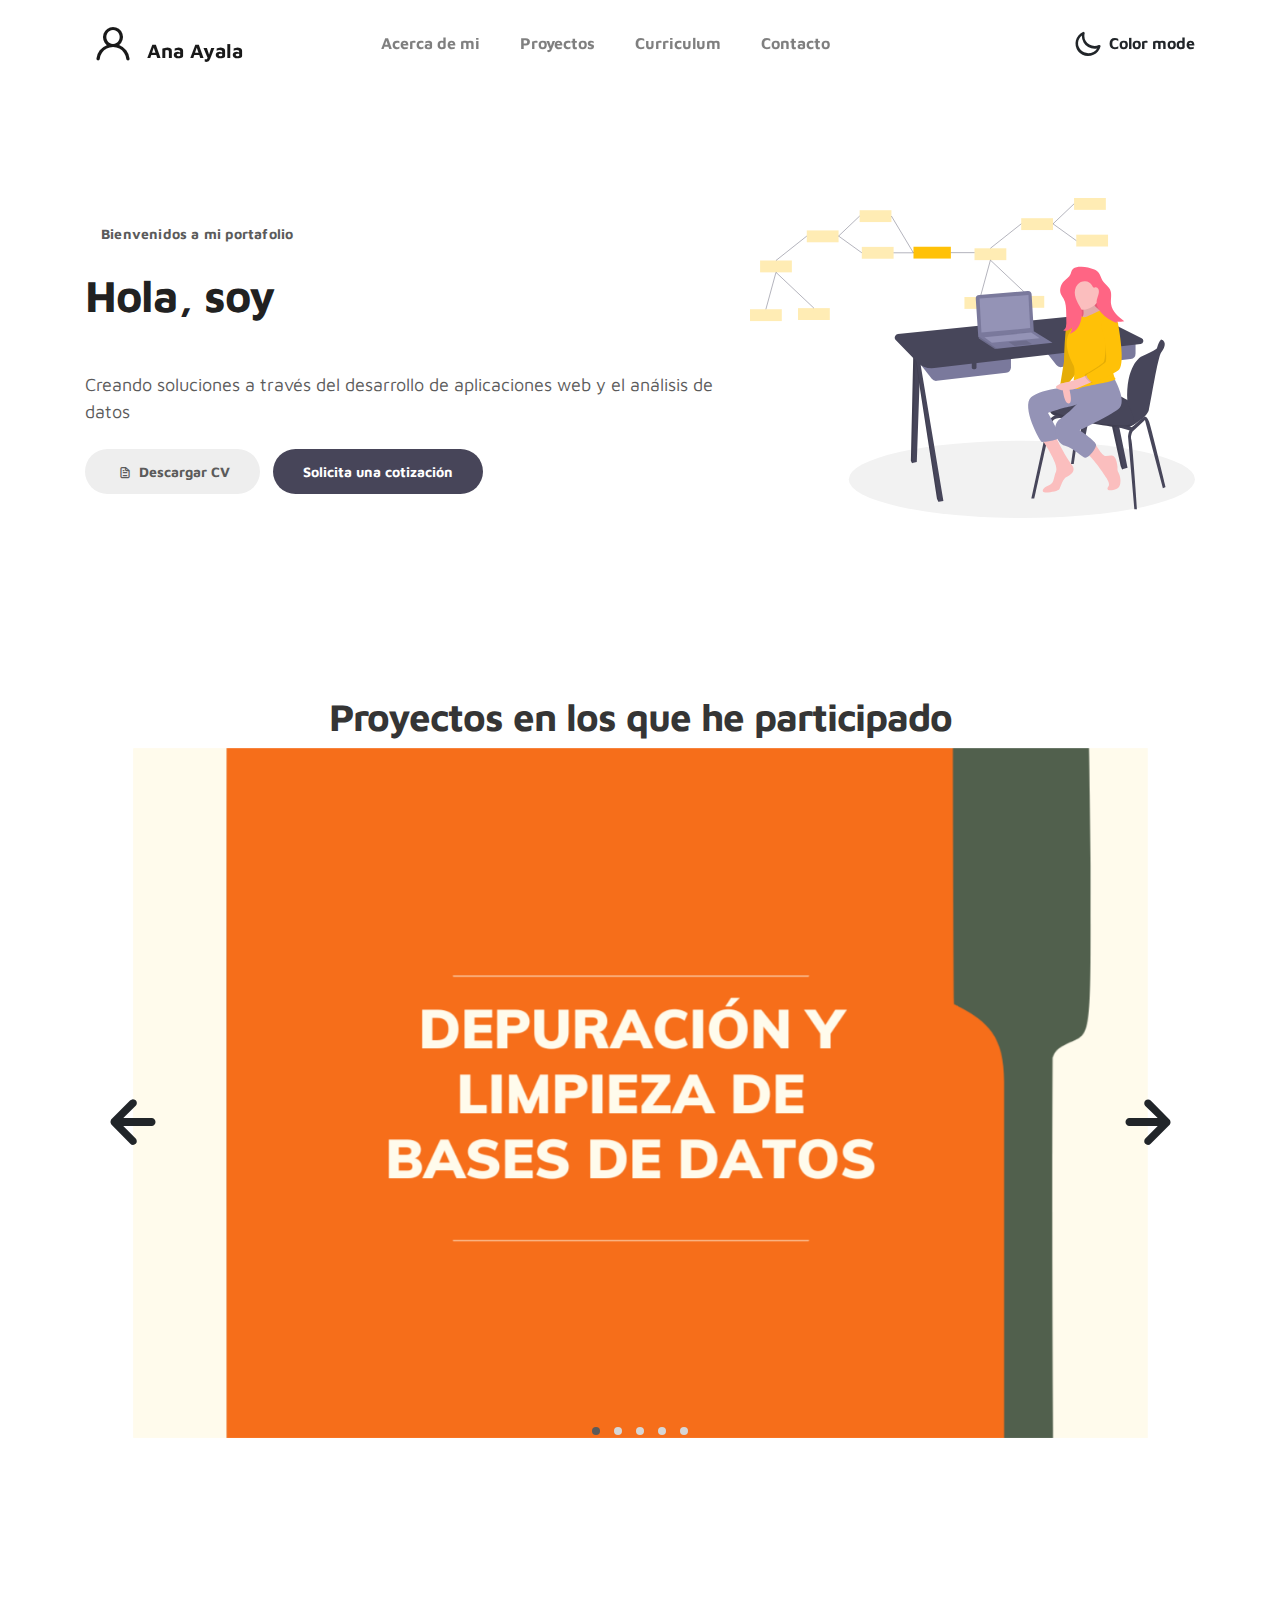
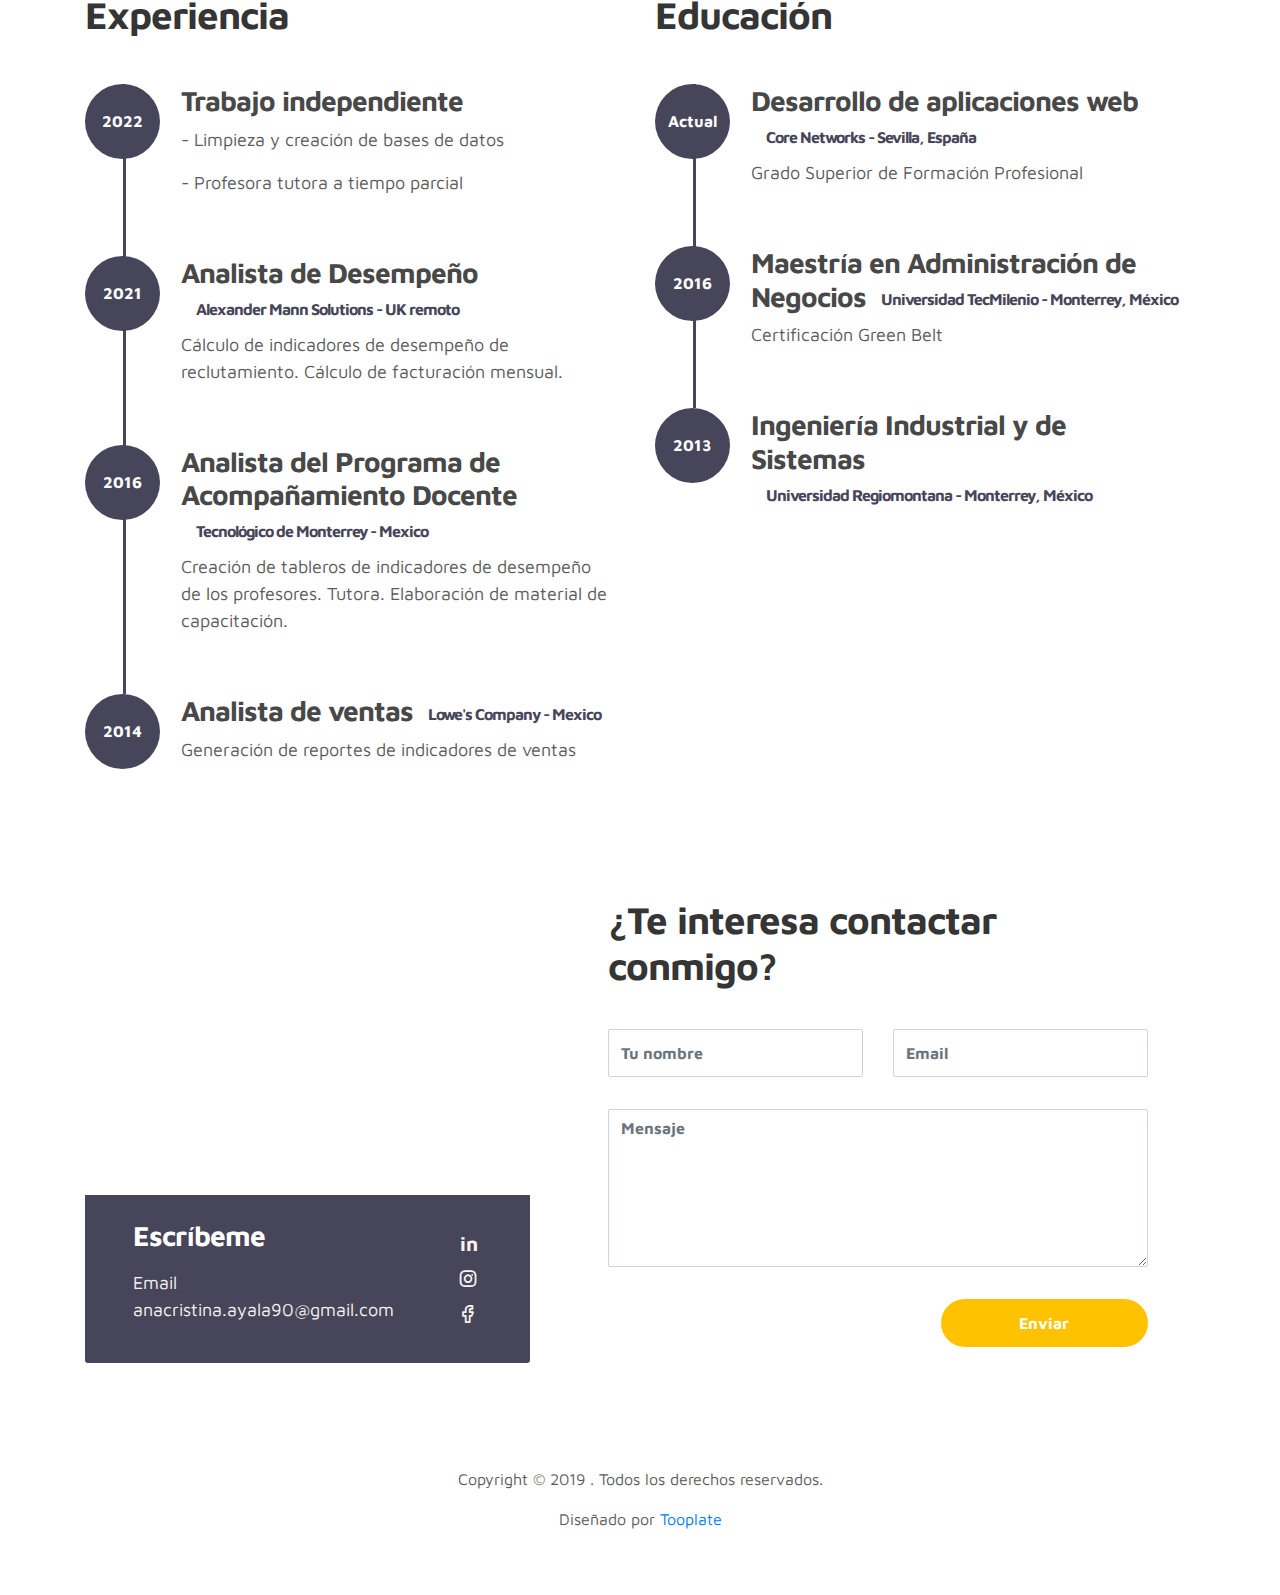
<file: index.html>
<!doctype html>
<html lang="en">
  <head>
    <meta charset="utf-8">
    <meta name="viewport" content="width=device-width, initial-scale=1, shrink-to-fit=no">
    <meta name="description" content="">
    <meta name="author" content="">

    <title>Portafolio Ana Ayala</title>

    <link rel="stylesheet" href="css/bootstrap.min.css">
    <link rel="stylesheet" href="css/unicons.css">
    <link rel="stylesheet" href="css/owl.carousel.min.css">
    <link rel="stylesheet" href="css/owl.theme.default.min.css">
    <link rel="stylesheet" href="https://unicons.iconscout.com/release-pro/v4.0.0/css/solid.css">

    <!-- MAIN STYLE -->
    <link rel="stylesheet" href="css/tooplate-style.css">
    
<!--

Tooplate 2115 Marvel

https://www.tooplate.com/view/2115-marvel

-->
  </head>
  <body>

    <!-- MENU -->
    <nav class="navbar navbar-expand-sm navbar-light">
        <div class="container">
            <a class="navbar-brand" href="index.html"><i class='uil uil-user'></i> Ana Ayala</a>

            <button class="navbar-toggler" type="button" data-toggle="collapse" data-target="#navbarNav" aria-controls="navbarNav" aria-expanded="false"
                aria-label="Toggle navigation">
                <span class="navbar-toggler-icon"></span>
                <span class="navbar-toggler-icon"></span>
                <span class="navbar-toggler-icon"></span>
            </button>

            <div class="collapse navbar-collapse" id="navbarNav">
                <ul class="navbar-nav mx-auto">
                    <li class="nav-item">
                        <a href="#about" class="nav-link"><span data-hover="Acerca de mi">Acerca de mi</span></a>
                    </li>
                    <li class="nav-item">
                        <a href="#project" class="nav-link"><span data-hover="Proyectos">Proyectos</span></a>
                    </li>
                    <li class="nav-item">
                        <a href="#resume" class="nav-link"><span data-hover="Curriculum">Curriculum</span></a>
                    </li>
                    <li class="nav-item">
                        <a href="#contact" class="nav-link"><span data-hover="Contacto">Contacto</span></a>
                    </li>
                </ul>

                <ul class="navbar-nav ml-lg-auto">
                    <div class="ml-lg-4">
                      <div class="color-mode d-lg-flex justify-content-center align-items-center">
                        <i class="color-mode-icon"></i>
                        Color mode
                      </div>
                    </div>
                </ul>
            </div>
        </div>
    </nav>

    <!-- ABOUT -->
    <section class="about full-screen d-lg-flex justify-content-center align-items-center" id="about">
        <div class="container">
            <div class="row">
                
                <div class="col-lg-7 col-md-12 col-12 d-flex align-items-center">
                    <div class="about-text">
                        <small class="small-text">Bienvenidos a <span class="mobile-block">mi portafolio</span></small>
                        <h1 class="animated animated-text">
                            <span class="mr-2">Hola, soy</span>
                                <div class="animated-info">
                                    <span class="animated-item">Ana Ayala</span>
                                    <span class="animated-item">Estudiante DAW</span>
                                    <span class="animated-item">Analista</span>
                                </div>
                        </h1>

                      <br>  
                      <p>Creando soluciones a través del desarrollo de aplicaciones web y el análisis de datos</p>
                        
                        <div class="custom-btn-group mt-4">
                          <a href="CV_IIS_AnaAyala.pdf" target="_blank" class="btn mr-lg-2 custom-btn"><i class='uil uil-file-alt'></i> Descargar CV </a>
                          <a href="#contact" class="btn custom-btn custom-btn-bg custom-btn-link">Solicita una cotización</a>
                        </div>
                    </div>
                </div>

                <div class="col-lg-5 col-md-12 col-12">
                    <div class="about-image svg">
                        <img src="images/undraw/undraw_software_engineer_lvl5.svg" class="img-fluid" alt="svg image">
                    </div>
                </div>

            </div>
        </div>
    </section>

    <!-- PROJECTS -->
    <section class="project py-5" id="project">
        <div class="container">
                
                <div class="row">
                  <div class="col-lg-11 text-center mx-auto col-12">

                      <div class="col-lg-8 mx-auto">
                        <h2>Proyectos en los que he participado</h2>
                      </div>

                      <div class="owl-carousel owl-theme">
                        <div class="item">
                          <div class="project-info">
                            <img src="images/project/project-image01.png" class="img-fluid" alt="project image">
                          </div>
                        </div>

                        <div class="item">
                          <div class="project-info">
                            <img src="images/project/project-image02.png" class="img-fluid" alt="project image">
                          </div>
                        </div>

                        <div class="item">
                          <div class="project-info">
                            <img src="images/project/project-image03.png" class="img-fluid" alt="project image">
                          </div>
                        </div>

                        <div class="item">
                          <div class="project-info">
                            <img src="images/project/project-image04.png" class="img-fluid" alt="project image">
                          </div>
                        </div>

                        <div class="item">
                          <div class="project-info">
                            <img src="images/project/project-image05.png" class="img-fluid" alt="project image">
                          </div>
                        </div>
                      </div>

                  </div>
                </div>
        </div>
    </section>

    <!-- FEATURES -->
    <section class="resume py-5 d-lg-flex justify-content-center align-items-center" id="resume">
        <div class="container">
            <div class="row">

                <div class="col-lg-6 col-12">
                  <h2 class="mb-4">Experiencia</h2>

                    <div class="timeline">
                        <div class="timeline-wrapper">
                             <div class="timeline-yr">
                                  <span>2022</span>
                             </div>
                             <div class="timeline-info">
                                  <h3><span>Trabajo independiente</span></h3>
                                  <p>- Limpieza y creación de bases de datos</p>
                                  <p>- Profesora tutora a tiempo parcial</p>
                             </div>
                        </div>

                        <div class="timeline-wrapper">
                            <div class="timeline-yr">
                                <span>2021</span>
                            </div>
                            <div class="timeline-info">
                                <h3><span>Analista de Desempeño</span><small>Alexander Mann Solutions - UK remoto</small></h3>
                                <p>Cálculo de indicadores de desempeño de reclutamiento. Cálculo de facturación mensual.</p>
                            </div>
                        </div>

                        <div class="timeline-wrapper">
                            <div class="timeline-yr">
                                <span>2016</span>
                            </div>
                            <div class="timeline-info">
                                <h3><span>Analista del Programa de Acompañamiento Docente<small>Tecnológico de Monterrey - Mexico</small></h3>
                                <p>Creación de tableros de indicadores de desempeño de los profesores. Tutora. Elaboración de material de capacitación.</p>
                            </div>
                        </div>
                        
                        <div class="timeline-wrapper">
                            <div class="timeline-yr">
                                <span>2014</span>
                            </div>
                            <div class="timeline-info">
                                <h3><span>Analista de ventas<small>Lowe's Company - Mexico</small></h3>
                                <p>Generación de reportes de indicadores de ventas</p>
                            </div>
                        </div>

                    </div>
                </div>

                <div class="col-lg-6 col-12">
                  <h2 class="mb-4 mobile-mt-2">Educación</h2>

                    <div class="timeline">
                        <div class="timeline-wrapper">
                             <div class="timeline-yr">
                                  <span>Actual</span>
                             </div>
                             <div class="timeline-info">
                                  <h3><span>Desarrollo de aplicaciones web</span><small>Core Networks - Sevilla, España</small></h3>
                                  <p>Grado Superior de Formación Profesional</p>
                             </div>
                        </div>

                        <div class="timeline-wrapper">
                            <div class="timeline-yr">
                                <span>2016</span>
                            </div>
                            <div class="timeline-info">
                                <h3><span>Maestría en Administración de Negocios</span><small>Universidad TecMilenio - Monterrey, México</small></h3>
                                <p>Certificación Green Belt</p>
                            </div>
                        </div>
                        
                        <div class="timeline-wrapper">
                            <div class="timeline-yr">
                                <span>2013</span>
                            </div>
                            <div class="timeline-info">
                                <h3><span>Ingeniería Industrial y de Sistemas</span><small>Universidad Regiomontana - Monterrey, México</small></h3>
                                <p></p>
                            </div>
                        </div>

                    </div>
                </div>
                
            </div>
        </div>
    </section>

    <!-- CONTACT -->
    <section class="contact py-5" id="contact">
      <div class="container">
        <div class="row">
          
          <div class="col-lg-5 mr-lg-5 col-12">
            <div class="google-map w-100">
              <iframe src="https://www.google.com/maps/embed?pb=!1m18!1m12!1m3!1d25363.664618677776!2d-6.026251679804829!3d37.37899786177701!2m3!1f0!2f0!3f0!3m2!1i1024!2i768!4f13.1!3m3!1m2!1s0xd126c6b1b5131e3%3A0x260463fe94709b12!2sTriana%2C%20Sevilla!5e0!3m2!1ses-419!2ses!4v1671533398016!5m2!1ses-419!2ses" width="400" height="300" frameborder="0" style="border:0" allowfullscreen></iframe>
              
            </div>

            <div class="contact-info d-flex justify-content-between align-items-center py-4 px-lg-5">
                <div class="contact-info-item">
                  <h3 class="mb-3 text-white">Escríbeme</h3>
                  <p class="footer-text mb-0">Email</p>
                  <p><a href="mailto:hello@company.co">anacristina.ayala90@gmail.com</a></p>
                </div>

                <ul class="social-links">
                     <li><a href="https://mx.linkedin.com/in/ana-cristina-ayala-hern%C3%A1ndez-1a618b189" class="uil uil-linkedin" target="_blank" data-toggle="tooltip" data-placement="left" title="LinkedIn"><b>&nbsp;in</b></a></li>
                     <li><a href="https://www.instagram.com/avellany_" target="_blank" class="uil uil-instagram" data-toggle="tooltip" data-placement="left" title="Instagram"></a></li>
                     <li><a href="https://www.facebook.com/anayala" target="_blank" class="uil uil-facebook" data-toggle="tooltip" data-placement="left" title="Facebook"></a></li>
                </ul>
            </div>
          </div>

          <div class="col-lg-6 col-12">
            <div class="contact-form">
              <h2 class="mb-4">¿Te interesa contactar conmigo?</h2>

              <form action="" method="get">
                <div class="row">
                  <div class="col-lg-6 col-12">
                    <input type="text" class="form-control" name="name" placeholder="Tu nombre" id="name">
                  </div>

                  <div class="col-lg-6 col-12">
                    <input type="email" class="form-control" name="email" placeholder="Email" id="email">
                  </div>

                  <div class="col-12">
                    <textarea name="message" rows="6" class="form-control" id="message" placeholder="Mensaje"></textarea>
                  </div>

                  <div class="ml-lg-auto col-lg-5 col-12">
                    <input type="submit" class="form-control submit-btn" value="Enviar">
                  </div>
                </div>
              </form>
            </div>
          </div>

        </div>
      </div>
    </section>

    <!-- FOOTER -->
     <footer class="footer py-5">
          <div class="container">
               <div class="row">

                    <div class="col-lg-12 col-12">                                
                        <p class="copyright-text text-center">Copyright &copy; 2019 . Todos los derechos reservados.</p>
                        <p class="copyright-text text-center">Diseñado por <a rel="nofollow" href="https://www.facebook.com/tooplate">Tooplate</a></p>
                    </div>
                    
               </div>
          </div>
     </footer>

    <script src="js/jquery-3.3.1.min.js"></script>
    <script src="js/popper.min.js"></script>
    <script src="js/bootstrap.min.js"></script>
    <script src="js/Headroom.js"></script>
    <script src="js/jQuery.headroom.js"></script>
    <script src="js/owl.carousel.min.js"></script>
    <script src="js/smoothscroll.js"></script>
    <script src="js/custom.js"></script>

  </body>
</html>
</file>
<file: css/unicons.css>
@font-face {
  font-family: 'unicons';
  src: url('../font/unicons.eot?42479262');
  src: url('../font/unicons.eot?42479262#iefix') format('embedded-opentype'),
       url('../font/unicons.woff2?42479262') format('woff2'),
       url('../font/unicons.woff?42479262') format('woff'),
       url('../font/unicons.ttf?42479262') format('truetype'),
       url('../font/unicons.svg?42479262#unicons') format('svg');
  font-weight: normal;
  font-style: normal;
}
/* Chrome hack: SVG is rendered more smooth in Windozze. 100% magic, uncomment if you need it. */
/* Note, that will break hinting! In other OS-es font will be not as sharp as it could be */
/*
@media screen and (-webkit-min-device-pixel-ratio:0) {
  @font-face {
    font-family: 'unicons';
    src: url('../font/unicons.svg?42479262#unicons') format('svg');
  }
}
*/
 
 [class^="uil-"]:before, [class*=" uil-"]:before {
  font-family: "unicons";
  font-style: normal;
  font-weight: normal;
  speak: none;
 
  display: inline-block;
  text-decoration: inherit;
  width: 1em;
  margin-right: .2em;
  text-align: center;
  /* opacity: .8; */
 
  /* For safety - reset parent styles, that can break glyph codes*/
  font-variant: normal;
  text-transform: none;
 
  /* fix buttons height, for twitter bootstrap */
  line-height: 1em;
 
  /* Animation center compensation - margins should be symmetric */
  /* remove if not needed */
  margin-left: .2em;
 
  /* you can be more comfortable with increased icons size */
  /* font-size: 120%; */
 
  /* Font smoothing. That was taken from TWBS */
  -webkit-font-smoothing: antialiased;
  -moz-osx-font-smoothing: grayscale;
 
  /* Uncomment for 3D effect */
  /* text-shadow: 1px 1px 1px rgba(127, 127, 127, 0.3); */
}
 
.uil-abacus:before { content: '\e800'; } /* '' */
.uil-accessible-icon-alt:before { content: '\e801'; } /* '' */
.uil-adjust-alt:before { content: '\e802'; } /* '' */
.uil-adjust-circle:before { content: '\e803'; } /* '' */
.uil-adjust-half:before { content: '\e804'; } /* '' */
.uil-adjust:before { content: '\e805'; } /* '' */
.uil-airplay:before { content: '\e806'; } /* '' */
.uil-align-alt:before { content: '\e807'; } /* '' */
.uil-align-center-alt:before { content: '\e808'; } /* '' */
.uil-align-center-h:before { content: '\e809'; } /* '' */
.uil-align-center-justify:before { content: '\e80a'; } /* '' */
.uil-align-center-v:before { content: '\e80b'; } /* '' */
.uil-align-center:before { content: '\e80c'; } /* '' */
.uil-align-justify:before { content: '\e80d'; } /* '' */
.uil-align-left-justify:before { content: '\e80e'; } /* '' */
.uil-align-left:before { content: '\e80f'; } /* '' */
.uil-align-letter-right:before { content: '\e810'; } /* '' */
.uil-align-right-justify:before { content: '\e811'; } /* '' */
.uil-align-right:before { content: '\e812'; } /* '' */
.uil-align:before { content: '\e813'; } /* '' */
.uil-ambulance:before { content: '\e814'; } /* '' */
.uil-analysis:before { content: '\e815'; } /* '' */
.uil-analytics:before { content: '\e816'; } /* '' */
.uil-anchor:before { content: '\e817'; } /* '' */
.uil-android-phone-slash:before { content: '\e818'; } /* '' */
.uil-angle-double-down:before { content: '\e819'; } /* '' */
.uil-angle-double-left:before { content: '\e81a'; } /* '' */
.uil-angle-double-right:before { content: '\e81b'; } /* '' */
.uil-angle-double-up:before { content: '\e81c'; } /* '' */
.uil-angle-down:before { content: '\e81d'; } /* '' */
.uil-angle-left:before { content: '\e81e'; } /* '' */
.uil-angle-right-b:before { content: '\e81f'; } /* '' */
.uil-angle-right:before { content: '\e820'; } /* '' */
.uil-angle-up:before { content: '\e821'; } /* '' */
.uil-annoyed-alt:before { content: '\e822'; } /* '' */
.uil-annoyed:before { content: '\e823'; } /* '' */
.uil-apps:before { content: '\e824'; } /* '' */
.uil-archive-alt:before { content: '\e825'; } /* '' */
.uil-archive:before { content: '\e826'; } /* '' */
.uil-arrow-break:before { content: '\e827'; } /* '' */
.uil-arrow-circle-down:before { content: '\e828'; } /* '' */
.uil-arrow-circle-left:before { content: '\e829'; } /* '' */
.uil-arrow-circle-right:before { content: '\e82a'; } /* '' */
.uil-arrow-circle-up:before { content: '\e82b'; } /* '' */
.uil-arrow-compress-h:before { content: '\e82c'; } /* '' */
.uil-arrow-down-left:before { content: '\e82d'; } /* '' */
.uil-arrow-down-right:before { content: '\e82e'; } /* '' */
.uil-arrow-down:before { content: '\e82f'; } /* '' */
.uil-arrow-from-right:before { content: '\e830'; } /* '' */
.uil-arrow-from-top:before { content: '\e831'; } /* '' */
.uil-arrow-growth:before { content: '\e832'; } /* '' */
.uil-arrow-left:before { content: '\e833'; } /* '' */
.uil-arrow-random:before { content: '\e834'; } /* '' */
.uil-arrow-resize-diagonal:before { content: '\e835'; } /* '' */
.uil-arrow-right:before { content: '\e836'; } /* '' */
.uil-arrow-to-bottom:before { content: '\e837'; } /* '' */
.uil-arrow-to-right:before { content: '\e838'; } /* '' */
.uil-arrow-up-left:before { content: '\e839'; } /* '' */
.uil-arrow-up-right:before { content: '\e83a'; } /* '' */
.uil-arrow-up:before { content: '\e83b'; } /* '' */
.uil-arrows-h-alt:before { content: '\e83c'; } /* '' */
.uil-arrows-h:before { content: '\e83d'; } /* '' */
.uil-arrows-left-down:before { content: '\e83e'; } /* '' */
.uil-arrows-maximize:before { content: '\e83f'; } /* '' */
.uil-arrows-merge:before { content: '\e840'; } /* '' */
.uil-arrows-resize-h:before { content: '\e841'; } /* '' */
.uil-arrows-resize-v:before { content: '\e842'; } /* '' */
.uil-arrows-resize:before { content: '\e843'; } /* '' */
.uil-arrows-right-down:before { content: '\e844'; } /* '' */
.uil-arrows-shrink-h:before { content: '\e845'; } /* '' */
.uil-arrows-shrink-v:before { content: '\e846'; } /* '' */
.uil-arrows-up-right:before { content: '\e847'; } /* '' */
.uil-arrows-v-alt:before { content: '\e848'; } /* '' */
.uil-arrows-v:before { content: '\e849'; } /* '' */
.uil-at:before { content: '\e84a'; } /* '' */
.uil-atm-card:before { content: '\e84b'; } /* '' */
.uil-atom:before { content: '\e84c'; } /* '' */
.uil-auto-flash:before { content: '\e84d'; } /* '' */
.uil-award-alt:before { content: '\e84e'; } /* '' */
.uil-award:before { content: '\e84f'; } /* '' */
.uil-baby-carriage:before { content: '\e850'; } /* '' */
.uil-backpack:before { content: '\e851'; } /* '' */
.uil-backspace:before { content: '\e852'; } /* '' */
.uil-backward:before { content: '\e853'; } /* '' */
.uil-bag-alt:before { content: '\e854'; } /* '' */
.uil-bag-slash:before { content: '\e855'; } /* '' */
.uil-bag:before { content: '\e856'; } /* '' */
.uil-ball:before { content: '\e857'; } /* '' */
.uil-ban:before { content: '\e858'; } /* '' */
.uil-bars:before { content: '\e859'; } /* '' */
.uil-basketball-hoop:before { content: '\e85a'; } /* '' */
.uil-basketball:before { content: '\e85b'; } /* '' */
.uil-battery-bolt:before { content: '\e85c'; } /* '' */
.uil-battery-empty:before { content: '\e85d'; } /* '' */
.uil-bed-double:before { content: '\e85e'; } /* '' */
.uil-bed:before { content: '\e85f'; } /* '' */
.uil-bell-school:before { content: '\e860'; } /* '' */
.uil-bell-slash:before { content: '\e861'; } /* '' */
.uil-bill:before { content: '\e862'; } /* '' */
.uil-bitcoin-circle:before { content: '\e863'; } /* '' */
.uil-bitcoin:before { content: '\e864'; } /* '' */
.uil-bluetooth-b:before { content: '\e865'; } /* '' */
.uil-bolt-alt:before { content: '\e866'; } /* '' */
.uil-bolt-slash:before { content: '\e867'; } /* '' */
.uil-bolt:before { content: '\e868'; } /* '' */
.uil-book-alt:before { content: '\e869'; } /* '' */
.uil-book-medical:before { content: '\e86a'; } /* '' */
.uil-book-open:before { content: '\e86b'; } /* '' */
.uil-book-reader:before { content: '\e86c'; } /* '' */
.uil-book:before { content: '\e86d'; } /* '' */
.uil-bookmark-full:before { content: '\e86e'; } /* '' */
.uil-bookmark:before { content: '\e86f'; } /* '' */
.uil-books:before { content: '\e870'; } /* '' */
.uil-boombox:before { content: '\e871'; } /* '' */
.uil-border-alt:before { content: '\e872'; } /* '' */
.uil-border-bottom:before { content: '\e873'; } /* '' */
.uil-border-clear:before { content: '\e874'; } /* '' */
.uil-border-horizontal:before { content: '\e875'; } /* '' */
.uil-border-inner:before { content: '\e876'; } /* '' */
.uil-border-left:before { content: '\e877'; } /* '' */
.uil-border-out:before { content: '\e878'; } /* '' */
.uil-border-right:before { content: '\e879'; } /* '' */
.uil-border-top:before { content: '\e87a'; } /* '' */
.uil-border-vertical:before { content: '\e87b'; } /* '' */
.uil-box:before { content: '\e87c'; } /* '' */
.uil-briefcase-alt:before { content: '\e87d'; } /* '' */
.uil-briefcase:before { content: '\e87e'; } /* '' */
.uil-bright:before { content: '\e87f'; } /* '' */
.uil-brightness-empty:before { content: '\e880'; } /* '' */
.uil-brightness-half:before { content: '\e881'; } /* '' */
.uil-brightness-low:before { content: '\e882'; } /* '' */
.uil-brightness-minus:before { content: '\e883'; } /* '' */
.uil-brightness-plus:before { content: '\e884'; } /* '' */
.uil-brightness:before { content: '\e885'; } /* '' */
.uil-bring-bottom:before { content: '\e886'; } /* '' */
.uil-bring-front:before { content: '\e887'; } /* '' */
.uil-brush-alt:before { content: '\e888'; } /* '' */
.uil-bug:before { content: '\e889'; } /* '' */
.uil-building:before { content: '\e88a'; } /* '' */
.uil-bullseye:before { content: '\e88b'; } /* '' */
.uil-bus-alt:before { content: '\e88c'; } /* '' */
.uil-bus-school:before { content: '\e88d'; } /* '' */
.uil-bus:before { content: '\e88e'; } /* '' */
.uil-calcualtor:before { content: '\e88f'; } /* '' */
.uil-calculator-alt:before { content: '\e890'; } /* '' */
.uil-calendar-alt:before { content: '\e891'; } /* '' */
.uil-calendar-slash:before { content: '\e892'; } /* '' */
.uil-calender:before { content: '\e893'; } /* '' */
.uil-calling:before { content: '\e894'; } /* '' */
.uil-camera-plus:before { content: '\e895'; } /* '' */
.uil-camera-slash:before { content: '\e896'; } /* '' */
.uil-camera:before { content: '\e897'; } /* '' */
.uil-cancel:before { content: '\e898'; } /* '' */
.uil-capsule:before { content: '\e899'; } /* '' */
.uil-capture:before { content: '\e89a'; } /* '' */
.uil-car-sideview:before { content: '\e89b'; } /* '' */
.uil-car-slash:before { content: '\e89c'; } /* '' */
.uil-car-wash:before { content: '\e89d'; } /* '' */
.uil-car:before { content: '\e89e'; } /* '' */
.uil-card-atm:before { content: '\e89f'; } /* '' */
.uil-caret-right:before { content: '\e8a0'; } /* '' */
.uil-cart:before { content: '\e8a1'; } /* '' */
.uil-cell:before { content: '\e8a2'; } /* '' */
.uil-celsius:before { content: '\e8a3'; } /* '' */
.uil-chart-bar-alt:before { content: '\e8a4'; } /* '' */
.uil-chart-bar:before { content: '\e8a5'; } /* '' */
.uil-chart-down:before { content: '\e8a6'; } /* '' */
.uil-chart-growth-alt:before { content: '\e8a7'; } /* '' */
.uil-chart-growth:before { content: '\e8a8'; } /* '' */
.uil-chart-line:before { content: '\e8a9'; } /* '' */
.uil-chart-pie-alt:before { content: '\e8aa'; } /* '' */
.uil-chart-pie:before { content: '\e8ab'; } /* '' */
.uil-chart:before { content: '\e8ac'; } /* '' */
.uil-chat-bubble-user:before { content: '\e8ad'; } /* '' */
.uil-chat-info:before { content: '\e8ae'; } /* '' */
.uil-chat:before { content: '\e8af'; } /* '' */
.uil-check-circle:before { content: '\e8b0'; } /* '' */
.uil-check-square:before { content: '\e8b1'; } /* '' */
.uil-check:before { content: '\e8b2'; } /* '' */
.uil-circle-layer:before { content: '\e8b3'; } /* '' */
.uil-circle:before { content: '\e8b4'; } /* '' */
.uil-circuit:before { content: '\e8b5'; } /* '' */
.uil-clapper-board:before { content: '\e8b6'; } /* '' */
.uil-clipboard-alt:before { content: '\e8b7'; } /* '' */
.uil-clipboard-blank:before { content: '\e8b8'; } /* '' */
.uil-clipboard-notes:before { content: '\e8b9'; } /* '' */
.uil-clipboard:before { content: '\e8ba'; } /* '' */
.uil-clock-eight:before { content: '\e8bb'; } /* '' */
.uil-clock-five:before { content: '\e8bc'; } /* '' */
.uil-clock-nine:before { content: '\e8bd'; } /* '' */
.uil-clock-seven:before { content: '\e8be'; } /* '' */
.uil-clock-ten:before { content: '\e8bf'; } /* '' */
.uil-clock-three:before { content: '\e8c0'; } /* '' */
.uil-clock-two:before { content: '\e8c1'; } /* '' */
.uil-clock:before { content: '\e8c2'; } /* '' */
.uil-closed-captioning:before { content: '\e8c3'; } /* '' */
.uil-cloud-block:before { content: '\e8c4'; } /* '' */
.uil-cloud-bookmark:before { content: '\e8c5'; } /* '' */
.uil-cloud-check:before { content: '\e8c6'; } /* '' */
.uil-cloud-computing:before { content: '\e8c7'; } /* '' */
.uil-cloud-data-connection:before { content: '\e8c8'; } /* '' */
.uil-cloud-database-tree:before { content: '\e8c9'; } /* '' */
.uil-cloud-download:before { content: '\e8ca'; } /* '' */
.uil-cloud-drizzle:before { content: '\e8cb'; } /* '' */
.uil-cloud-exclamation:before { content: '\e8cc'; } /* '' */
.uil-cloud-hail:before { content: '\e8cd'; } /* '' */
.uil-cloud-heart:before { content: '\e8ce'; } /* '' */
.uil-cloud-info:before { content: '\e8cf'; } /* '' */
.uil-cloud-lock:before { content: '\e8d0'; } /* '' */
.uil-cloud-meatball:before { content: '\e8d1'; } /* '' */
.uil-cloud-moon-hail:before { content: '\e8d2'; } /* '' */
.uil-cloud-moon-meatball:before { content: '\e8d3'; } /* '' */
.uil-cloud-moon-rain:before { content: '\e8d4'; } /* '' */
.uil-cloud-moon-showers:before { content: '\e8d5'; } /* '' */
.uil-cloud-moon:before { content: '\e8d6'; } /* '' */
.uil-cloud-question:before { content: '\e8d7'; } /* '' */
.uil-cloud-rain-sun:before { content: '\e8d8'; } /* '' */
.uil-cloud-rain:before { content: '\e8d9'; } /* '' */
.uil-cloud-redo:before { content: '\e8da'; } /* '' */
.uil-cloud-set:before { content: '\e8db'; } /* '' */
.uil-cloud-share:before { content: '\e8dc'; } /* '' */
.uil-cloud-shield:before { content: '\e8dd'; } /* '' */
.uil-cloud-showers-alt:before { content: '\e8de'; } /* '' */
.uil-cloud-showers-heavy:before { content: '\e8df'; } /* '' */
.uil-cloud-showers:before { content: '\e8e0'; } /* '' */
.uil-cloud-slash:before { content: '\e8e1'; } /* '' */
.uil-cloud-sun-hail:before { content: '\e8e2'; } /* '' */
.uil-cloud-sun-meatball:before { content: '\e8e3'; } /* '' */
.uil-cloud-sun-rain-alt:before { content: '\e8e4'; } /* '' */
.uil-cloud-sun-rain:before { content: '\e8e5'; } /* '' */
.uil-cloud-sun-tear:before { content: '\e8e6'; } /* '' */
.uil-cloud-sun:before { content: '\e8e7'; } /* '' */
.uil-cloud-times:before { content: '\e8e8'; } /* '' */
.uil-cloud-unlock:before { content: '\e8e9'; } /* '' */
.uil-cloud-upload:before { content: '\e8ea'; } /* '' */
.uil-cloud-wifi:before { content: '\e8eb'; } /* '' */
.uil-cloud-wind:before { content: '\e8ec'; } /* '' */
.uil-cloud:before { content: '\e8ed'; } /* '' */
.uil-clouds:before { content: '\e8ee'; } /* '' */
.uil-club:before { content: '\e8ef'; } /* '' */
.uil-code:before { content: '\e8f0'; } /* '' */
.uil-coffee:before { content: '\e8f1'; } /* '' */
.uil-cog:before { content: '\e8f2'; } /* '' */
.uil-coins:before { content: '\e8f3'; } /* '' */
.uil-columns:before { content: '\e8f4'; } /* '' */
.uil-comment-alt-block:before { content: '\e8f5'; } /* '' */
.uil-comment-alt-chart-lines:before { content: '\e8f6'; } /* '' */
.uil-comment-alt-check:before { content: '\e8f7'; } /* '' */
.uil-comment-alt-dots:before { content: '\e8f8'; } /* '' */
.uil-comment-alt-download:before { content: '\e8f9'; } /* '' */
.uil-comment-alt-edit:before { content: '\e8fa'; } /* '' */
.uil-comment-alt-exclamation:before { content: '\e8fb'; } /* '' */
.uil-comment-alt-heart:before { content: '\e8fc'; } /* '' */
.uil-comment-alt-image:before { content: '\e8fd'; } /* '' */
.uil-comment-alt-info:before { content: '\e8fe'; } /* '' */
.uil-comment-alt-lines:before { content: '\e8ff'; } /* '' */
.uil-comment-alt-lock:before { content: '\e900'; } /* '' */
.uil-comment-alt-medical:before { content: '\e901'; } /* '' */
.uil-comment-alt-message:before { content: '\e902'; } /* '' */
.uil-comment-alt-notes:before { content: '\e903'; } /* '' */
.uil-comment-alt-plus:before { content: '\e904'; } /* '' */
.uil-comment-alt-question:before { content: '\e905'; } /* '' */
.uil-comment-alt-redo:before { content: '\e906'; } /* '' */
.uil-comment-alt-search:before { content: '\e907'; } /* '' */
.uil-comment-alt-share:before { content: '\e908'; } /* '' */
.uil-comment-alt-shield:before { content: '\e909'; } /* '' */
.uil-comment-alt-upload:before { content: '\e90a'; } /* '' */
.uil-comment-alt-verify:before { content: '\e90b'; } /* '' */
.uil-comment-alt:before { content: '\e90c'; } /* '' */
.uil-comment-block:before { content: '\e90d'; } /* '' */
.uil-comment-chart-line:before { content: '\e90e'; } /* '' */
.uil-comment-check:before { content: '\e90f'; } /* '' */
.uil-comment-dots:before { content: '\e910'; } /* '' */
.uil-comment-download:before { content: '\e911'; } /* '' */
.uil-comment-edit:before { content: '\e912'; } /* '' */
.uil-comment-exclamation:before { content: '\e913'; } /* '' */
.uil-comment-heart:before { content: '\e914'; } /* '' */
.uil-comment-image:before { content: '\e915'; } /* '' */
.uil-comment-info-alt:before { content: '\e916'; } /* '' */
.uil-comment-info:before { content: '\e917'; } /* '' */
.uil-comment-lines:before { content: '\e918'; } /* '' */
.uil-comment-lock:before { content: '\e919'; } /* '' */
.uil-comment-medical:before { content: '\e91a'; } /* '' */
.uil-comment-message:before { content: '\e91b'; } /* '' */
.uil-comment-notes:before { content: '\e91c'; } /* '' */
.uil-comment-plus:before { content: '\e91d'; } /* '' */
.uil-comment-question:before { content: '\e91e'; } /* '' */
.uil-comment-redo:before { content: '\e91f'; } /* '' */
.uil-comment-search:before { content: '\e920'; } /* '' */
.uil-comment-share:before { content: '\e921'; } /* '' */
.uil-comment-shield:before { content: '\e922'; } /* '' */
.uil-comment-slash:before { content: '\e923'; } /* '' */
.uil-comment-upload:before { content: '\e924'; } /* '' */
.uil-comment-verify:before { content: '\e925'; } /* '' */
.uil-comment:before { content: '\e926'; } /* '' */
.uil-comments-alt:before { content: '\e927'; } /* '' */
.uil-comments:before { content: '\e928'; } /* '' */
.uil-commnet-alt-slash:before { content: '\e929'; } /* '' */
.uil-compact-disc:before { content: '\e92a'; } /* '' */
.uil-compass:before { content: '\e92b'; } /* '' */
.uil-compress-alt-left:before { content: '\e92c'; } /* '' */
.uil-compress-alt:before { content: '\e92d'; } /* '' */
.uil-compress-arrows:before { content: '\e92e'; } /* '' */
.uil-compress-lines:before { content: '\e92f'; } /* '' */
.uil-compress-point:before { content: '\e930'; } /* '' */
.uil-compress-v:before { content: '\e931'; } /* '' */
.uil-compress:before { content: '\e932'; } /* '' */
.uil-computer-mouse:before { content: '\e933'; } /* '' */
.uil-confused:before { content: '\e934'; } /* '' */
.uil-constructor:before { content: '\e935'; } /* '' */
.uil-copy-alt:before { content: '\e936'; } /* '' */
.uil-copy-landscape:before { content: '\e937'; } /* '' */
.uil-copy:before { content: '\e938'; } /* '' */
.uil-copyright:before { content: '\e939'; } /* '' */
.uil-corner-down-left:before { content: '\e93a'; } /* '' */
.uil-corner-down-right-alt:before { content: '\e93b'; } /* '' */
.uil-corner-down-right:before { content: '\e93c'; } /* '' */
.uil-corner-left-down:before { content: '\e93d'; } /* '' */
.uil-corner-right-down:before { content: '\e93e'; } /* '' */
.uil-corner-up-left-alt:before { content: '\e93f'; } /* '' */
.uil-corner-up-left:before { content: '\e940'; } /* '' */
.uil-corner-up-right-alt:before { content: '\e941'; } /* '' */
.uil-corner-up-right:before { content: '\e942'; } /* '' */
.uil-creative-commons-pd-alt:before { content: '\e943'; } /* '' */
.uil-creative-commons-pd:before { content: '\e944'; } /* '' */
.uil-crockery:before { content: '\e945'; } /* '' */
.uil-crop-alt-rotate-left:before { content: '\e946'; } /* '' */
.uil-crop-alt-rotate-right:before { content: '\e947'; } /* '' */
.uil-crop-alt:before { content: '\e948'; } /* '' */
.uil-crosshair-alt:before { content: '\e949'; } /* '' */
.uil-crosshair:before { content: '\e94a'; } /* '' */
.uil-crosshairs:before { content: '\e94b'; } /* '' */
.uil-cube:before { content: '\e94c'; } /* '' */
.uil-data-sharing:before { content: '\e94d'; } /* '' */
.uil-database-alt:before { content: '\e94e'; } /* '' */
.uil-database:before { content: '\e94f'; } /* '' */
.uil-desert:before { content: '\e950'; } /* '' */
.uil-desktop-alt-slash:before { content: '\e951'; } /* '' */
.uil-desktop-alt:before { content: '\e952'; } /* '' */
.uil-desktop-cloud-alt:before { content: '\e953'; } /* '' */
.uil-desktop-slash:before { content: '\e954'; } /* '' */
.uil-desktop:before { content: '\e955'; } /* '' */
.uil-dialpad-alt:before { content: '\e956'; } /* '' */
.uil-dialpad:before { content: '\e957'; } /* '' */
.uil-diamond:before { content: '\e958'; } /* '' */
.uil-diary-alt:before { content: '\e959'; } /* '' */
.uil-diary:before { content: '\e95a'; } /* '' */
.uil-dice-five:before { content: '\e95b'; } /* '' */
.uil-dice-four:before { content: '\e95c'; } /* '' */
.uil-dice-one:before { content: '\e95d'; } /* '' */
.uil-dice-six:before { content: '\e95e'; } /* '' */
.uil-dice-three:before { content: '\e95f'; } /* '' */
.uil-dice-two:before { content: '\e960'; } /* '' */
.uil-direction:before { content: '\e961'; } /* '' */
.uil-directions:before { content: '\e962'; } /* '' */
.uil-dizzy-meh:before { content: '\e963'; } /* '' */
.uil-dna:before { content: '\e964'; } /* '' */
.uil-document-layout-center:before { content: '\e965'; } /* '' */
.uil-document-layout-left:before { content: '\e966'; } /* '' */
.uil-document-layout-right:before { content: '\e967'; } /* '' */
.uil-document:before { content: '\e968'; } /* '' */
.uil-dollar-alt:before { content: '\e969'; } /* '' */
.uil-dollar-sign-alt:before { content: '\e96a'; } /* '' */
.uil-dollar-sign:before { content: '\e96b'; } /* '' */
.uil-down-arrow:before { content: '\e96c'; } /* '' */
.uil-download-alt:before { content: '\e96d'; } /* '' */
.uil-dribbble:before { content: '\e96e'; } /* '' */
.uil-drill:before { content: '\e96f'; } /* '' */
.uil-dropbox:before { content: '\e970'; } /* '' */
.uil-dumbbell:before { content: '\e971'; } /* '' */
.uil-edit-alt:before { content: '\e972'; } /* '' */
.uil-edit:before { content: '\e973'; } /* '' */
.uil-ellipsis-h:before { content: '\e974'; } /* '' */
.uil-ellipsis-v:before { content: '\e975'; } /* '' */
.uil-emoji:before { content: '\e976'; } /* '' */
.uil-enter:before { content: '\e977'; } /* '' */
.uil-entry:before { content: '\e978'; } /* '' */
.uil-envelope-add:before { content: '\e979'; } /* '' */
.uil-envelope-alt:before { content: '\e97a'; } /* '' */
.uil-envelope-block:before { content: '\e97b'; } /* '' */
.uil-envelope-bookmark:before { content: '\e97c'; } /* '' */
.uil-envelope-check:before { content: '\e97d'; } /* '' */
.uil-envelope-download-alt:before { content: '\e97e'; } /* '' */
.uil-envelope-download:before { content: '\e97f'; } /* '' */
.uil-envelope-edit:before { content: '\e980'; } /* '' */
.uil-envelope-exclamation:before { content: '\e981'; } /* '' */
.uil-envelope-heart:before { content: '\e982'; } /* '' */
.uil-envelope-info:before { content: '\e983'; } /* '' */
.uil-envelope-lock:before { content: '\e984'; } /* '' */
.uil-envelope-minus:before { content: '\e985'; } /* '' */
.uil-envelope-open:before { content: '\e986'; } /* '' */
.uil-envelope-question:before { content: '\e987'; } /* '' */
.uil-envelope-receive:before { content: '\e988'; } /* '' */
.uil-envelope-redo:before { content: '\e989'; } /* '' */
.uil-envelope-search:before { content: '\e98a'; } /* '' */
.uil-envelope-send:before { content: '\e98b'; } /* '' */
.uil-envelope-share:before { content: '\e98c'; } /* '' */
.uil-envelope-shield:before { content: '\e98d'; } /* '' */
.uil-envelope-star:before { content: '\e98e'; } /* '' */
.uil-envelope-times:before { content: '\e98f'; } /* '' */
.uil-envelope-upload-alt:before { content: '\e990'; } /* '' */
.uil-envelope-upload:before { content: '\e991'; } /* '' */
.uil-envelope:before { content: '\e992'; } /* '' */
.uil-envelopes:before { content: '\e993'; } /* '' */
.uil-equal-circle:before { content: '\e994'; } /* '' */
.uil-euro-circle:before { content: '\e995'; } /* '' */
.uil-euro:before { content: '\e996'; } /* '' */
.uil-exchange-alt:before { content: '\e997'; } /* '' */
.uil-exchange:before { content: '\e998'; } /* '' */
.uil-exclamation-circle:before { content: '\e999'; } /* '' */
.uil-exclamation-octagon:before { content: '\e99a'; } /* '' */
.uil-exclamation-triangle:before { content: '\e99b'; } /* '' */
.uil-exclude:before { content: '\e99c'; } /* '' */
.uil-exit:before { content: '\e99d'; } /* '' */
.uil-expand-alt:before { content: '\e99e'; } /* '' */
.uil-expand-arrows-alt:before { content: '\e99f'; } /* '' */
.uil-expand-arrows:before { content: '\e9a0'; } /* '' */
.uil-expand-from-corner:before { content: '\e9a1'; } /* '' */
.uil-expand-left:before { content: '\e9a2'; } /* '' */
.uil-export:before { content: '\e9a3'; } /* '' */
.uil-exposure-alt:before { content: '\e9a4'; } /* '' */
.uil-exposure-increase:before { content: '\e9a5'; } /* '' */
.uil-external-link-alt:before { content: '\e9a6'; } /* '' */
.uil-eye-slash:before { content: '\e9a7'; } /* '' */
.uil-eye:before { content: '\e9a8'; } /* '' */
.uil-facebook:before { content: '\e9a9'; } /* '' */
.uil-fahrenheit:before { content: '\e9aa'; } /* '' */
.uil-fast-mail-alt:before { content: '\e9ab'; } /* '' */
.uil-fast-mail:before { content: '\e9ac'; } /* '' */
.uil-favorite:before { content: '\e9ad'; } /* '' */
.uil-feedback:before { content: '\e9ae'; } /* '' */
.uil-file-alt:before { content: '\e9af'; } /* '' */
.uil-file-blank:before { content: '\e9b0'; } /* '' */
.uil-file-block-alt:before { content: '\e9b1'; } /* '' */
.uil-file-bookmark-alt:before { content: '\e9b2'; } /* '' */
.uil-file-check-alt:before { content: '\e9b3'; } /* '' */
.uil-file-check:before { content: '\e9b4'; } /* '' */
.uil-file-contract-dollar:before { content: '\e9b5'; } /* '' */
.uil-file-copy-alt:before { content: '\e9b6'; } /* '' */
.uil-file-download-alt:before { content: '\e9b7'; } /* '' */
.uil-file-download:before { content: '\e9b8'; } /* '' */
.uil-file-edit-alt:before { content: '\e9b9'; } /* '' */
.uil-file-exclamation-alt:before { content: '\e9ba'; } /* '' */
.uil-file-exclamation:before { content: '\e9bb'; } /* '' */
.uil-file-heart:before { content: '\e9bc'; } /* '' */
.uil-file-info-alt:before { content: '\e9bd'; } /* '' */
.uil-file-landscape-alt:before { content: '\e9be'; } /* '' */
.uil-file-landscape:before { content: '\e9bf'; } /* '' */
.uil-file-lanscape-slash:before { content: '\e9c0'; } /* '' */
.uil-file-lock-alt:before { content: '\e9c1'; } /* '' */
.uil-file-medical-alt:before { content: '\e9c2'; } /* '' */
.uil-file-medical:before { content: '\e9c3'; } /* '' */
.uil-file-minus-alt:before { content: '\e9c4'; } /* '' */
.uil-file-minus:before { content: '\e9c5'; } /* '' */
.uil-file-network:before { content: '\e9c6'; } /* '' */
.uil-file-plus-alt:before { content: '\e9c7'; } /* '' */
.uil-file-plus:before { content: '\e9c8'; } /* '' */
.uil-file-question-alt:before { content: '\e9c9'; } /* '' */
.uil-file-question:before { content: '\e9ca'; } /* '' */
.uil-file-redo-alt:before { content: '\e9cb'; } /* '' */
.uil-file-search-alt:before { content: '\e9cc'; } /* '' */
.uil-file-share-alt:before { content: '\e9cd'; } /* '' */
.uil-file-shield-alt:before { content: '\e9ce'; } /* '' */
.uil-file-slash:before { content: '\e9cf'; } /* '' */
.uil-file-times-alt:before { content: '\e9d0'; } /* '' */
.uil-file-times:before { content: '\e9d1'; } /* '' */
.uil-file-upload-alt:before { content: '\e9d2'; } /* '' */
.uil-file-upload:before { content: '\e9d3'; } /* '' */
.uil-file:before { content: '\e9d4'; } /* '' */
.uil-files-landscapes-alt:before { content: '\e9d5'; } /* '' */
.uil-files-landscapes:before { content: '\e9d6'; } /* '' */
.uil-film:before { content: '\e9d7'; } /* '' */
.uil-filter-slash:before { content: '\e9d8'; } /* '' */
.uil-filter:before { content: '\e9d9'; } /* '' */
.uil-flask-potion:before { content: '\e9da'; } /* '' */
.uil-flask:before { content: '\e9db'; } /* '' */
.uil-flip-h-alt:before { content: '\e9dc'; } /* '' */
.uil-flip-h:before { content: '\e9dd'; } /* '' */
.uil-flip-v-alt:before { content: '\e9de'; } /* '' */
.uil-flip-v:before { content: '\e9df'; } /* '' */
.uil-flower:before { content: '\e9e0'; } /* '' */
.uil-focus-add:before { content: '\e9e1'; } /* '' */
.uil-focus-target:before { content: '\e9e2'; } /* '' */
.uil-focus:before { content: '\e9e3'; } /* '' */
.uil-folder-check:before { content: '\e9e4'; } /* '' */
.uil-folder-download:before { content: '\e9e5'; } /* '' */
.uil-folder-exclamation:before { content: '\e9e6'; } /* '' */
.uil-folder-heart:before { content: '\e9e7'; } /* '' */
.uil-folder-info:before { content: '\e9e8'; } /* '' */
.uil-folder-lock:before { content: '\e9e9'; } /* '' */
.uil-folder-medical:before { content: '\e9ea'; } /* '' */
.uil-folder-minus:before { content: '\e9eb'; } /* '' */
.uil-folder-network:before { content: '\e9ec'; } /* '' */
.uil-folder-plus:before { content: '\e9ed'; } /* '' */
.uil-folder-question:before { content: '\e9ee'; } /* '' */
.uil-folder-slash:before { content: '\e9ef'; } /* '' */
.uil-folder-times:before { content: '\e9f0'; } /* '' */
.uil-folder-upload:before { content: '\e9f1'; } /* '' */
.uil-folder:before { content: '\e9f2'; } /* '' */
.uil-food:before { content: '\e9f3'; } /* '' */
.uil-football-american:before { content: '\e9f4'; } /* '' */
.uil-football-ball:before { content: '\e9f5'; } /* '' */
.uil-football:before { content: '\e9f6'; } /* '' */
.uil-forecastcloud-moon-tear:before { content: '\e9f7'; } /* '' */
.uil-forwaded-call:before { content: '\e9f8'; } /* '' */
.uil-forward:before { content: '\e9f9'; } /* '' */
.uil-frown:before { content: '\e9fa'; } /* '' */
.uil-game-structure:before { content: '\e9fb'; } /* '' */
.uil-game:before { content: '\e9fc'; } /* '' */
.uil-gift:before { content: '\e9fd'; } /* '' */
.uil-glass-martini-alt-slash:before { content: '\e9fe'; } /* '' */
.uil-glass-martini-alt:before { content: '\e9ff'; } /* '' */
.uil-glass-martini:before { content: '\ea00'; } /* '' */
.uil-glass-tea:before { content: '\ea01'; } /* '' */
.uil-glass:before { content: '\ea02'; } /* '' */
.uil-globe:before { content: '\ea03'; } /* '' */
.uil-gold:before { content: '\ea04'; } /* '' */
.uil-google-drive:before { content: '\ea05'; } /* '' */
.uil-graduation-hat:before { content: '\ea06'; } /* '' */
.uil-graph-bar:before { content: '\ea07'; } /* '' */
.uil-grid:before { content: '\ea08'; } /* '' */
.uil-grids:before { content: '\ea09'; } /* '' */
.uil-grin-tongue-wink-alt:before { content: '\ea0a'; } /* '' */
.uil-grin-tongue-wink:before { content: '\ea0b'; } /* '' */
.uil-grin:before { content: '\ea0c'; } /* '' */
.uil-grip-horizontal-line:before { content: '\ea0d'; } /* '' */
.uil-hdd:before { content: '\ea0e'; } /* '' */
.uil-headphones-alt:before { content: '\ea0f'; } /* '' */
.uil-headphones:before { content: '\ea10'; } /* '' */
.uil-heart-alt:before { content: '\ea11'; } /* '' */
.uil-heart-medical:before { content: '\ea12'; } /* '' */
.uil-heart-rate:before { content: '\ea13'; } /* '' */
.uil-heart-sign:before { content: '\ea14'; } /* '' */
.uil-heart:before { content: '\ea15'; } /* '' */
.uil-heartbeat:before { content: '\ea16'; } /* '' */
.uil-history-alt:before { content: '\ea17'; } /* '' */
.uil-history:before { content: '\ea18'; } /* '' */
.uil-home-alt:before { content: '\ea19'; } /* '' */
.uil-home:before { content: '\ea1a'; } /* '' */
.uil-horizontal-align-center:before { content: '\ea1b'; } /* '' */
.uil-horizontal-align-left:before { content: '\ea1c'; } /* '' */
.uil-horizontal-align-right:before { content: '\ea1d'; } /* '' */
.uil-horizontal-distribution-center:before { content: '\ea1e'; } /* '' */
.uil-horizontal-distribution-left:before { content: '\ea1f'; } /* '' */
.uil-horizontal-distribution-right:before { content: '\ea20'; } /* '' */
.uil-hunting:before { content: '\ea21'; } /* '' */
.uil-image-alt-slash:before { content: '\ea22'; } /* '' */
.uil-image-block:before { content: '\ea23'; } /* '' */
.uil-image-broken:before { content: '\ea24'; } /* '' */
.uil-image-check:before { content: '\ea25'; } /* '' */
.uil-image-download:before { content: '\ea26'; } /* '' */
.uil-image-edit:before { content: '\ea27'; } /* '' */
.uil-image-lock:before { content: '\ea28'; } /* '' */
.uil-image-minus:before { content: '\ea29'; } /* '' */
.uil-image-plus:before { content: '\ea2a'; } /* '' */
.uil-image-question:before { content: '\ea2b'; } /* '' */
.uil-image-redo:before { content: '\ea2c'; } /* '' */
.uil-image-resize-landscape:before { content: '\ea2d'; } /* '' */
.uil-image-resize-square:before { content: '\ea2e'; } /* '' */
.uil-image-search:before { content: '\ea2f'; } /* '' */
.uil-image-share:before { content: '\ea30'; } /* '' */
.uil-image-shield:before { content: '\ea31'; } /* '' */
.uil-image-slash:before { content: '\ea32'; } /* '' */
.uil-image-times:before { content: '\ea33'; } /* '' */
.uil-image-upload:before { content: '\ea34'; } /* '' */
.uil-image-v:before { content: '\ea35'; } /* '' */
.uil-image:before { content: '\ea36'; } /* '' */
.uil-images:before { content: '\ea37'; } /* '' */
.uil-incoming-call:before { content: '\ea38'; } /* '' */
.uil-info-circle:before { content: '\ea39'; } /* '' */
.uil-instagram:before { content: '\ea3a'; } /* '' */
.uil-invoice:before { content: '\ea3b'; } /* '' */
.uil-jackhammer:before { content: '\ea3c'; } /* '' */
.uil-kayak:before { content: '\ea3d'; } /* '' */
.uil-key-skeleton-alt:before { content: '\ea3e'; } /* '' */
.uil-key-skeleton:before { content: '\ea3f'; } /* '' */
.uil-keyboard-alt:before { content: '\ea40'; } /* '' */
.uil-keyboard-hide:before { content: '\ea41'; } /* '' */
.uil-keyboard-show:before { content: '\ea42'; } /* '' */
.uil-keyboard:before { content: '\ea43'; } /* '' */
.uil-keyhole-circle:before { content: '\ea44'; } /* '' */
.uil-keyhole-square-full:before { content: '\ea45'; } /* '' */
.uil-keyhole-square:before { content: '\ea46'; } /* '' */
.uil-kid:before { content: '\ea47'; } /* '' */
.uil-label-alt:before { content: '\ea48'; } /* '' */
.uil-label:before { content: '\ea49'; } /* '' */
.uil-lamp:before { content: '\ea4a'; } /* '' */
.uil-laptop-cloud:before { content: '\ea4b'; } /* '' */
.uil-laptop:before { content: '\ea4c'; } /* '' */
.uil-laughing:before { content: '\ea4d'; } /* '' */
.uil-layer-group-slash:before { content: '\ea4e'; } /* '' */
.uil-layer-group:before { content: '\ea4f'; } /* '' */
.uil-layers-alt:before { content: '\ea50'; } /* '' */
.uil-layers-slash:before { content: '\ea51'; } /* '' */
.uil-layers:before { content: '\ea52'; } /* '' */
.uil-left-arrow-from-left:before { content: '\ea53'; } /* '' */
.uil-left-arrow-to-left:before { content: '\ea54'; } /* '' */
.uil-left-indent-alt:before { content: '\ea55'; } /* '' */
.uil-left-indent:before { content: '\ea56'; } /* '' */
.uil-life-ring:before { content: '\ea57'; } /* '' */
.uil-lightbulb-alt:before { content: '\ea58'; } /* '' */
.uil-lightbulb:before { content: '\ea59'; } /* '' */
.uil-line-alt:before { content: '\ea5a'; } /* '' */
.uil-line-spacing:before { content: '\ea5b'; } /* '' */
.uil-link-alt:before { content: '\ea5c'; } /* '' */
.uil-link-broken:before { content: '\ea5d'; } /* '' */
.uil-link-h:before { content: '\ea5e'; } /* '' */
.uil-link:before { content: '\ea5f'; } /* '' */
.uil-list-ui-alt:before { content: '\ea60'; } /* '' */
.uil-list-ul:before { content: '\ea61'; } /* '' */
.uil-location-arrow-alt:before { content: '\ea62'; } /* '' */
.uil-location-arrow:before { content: '\ea63'; } /* '' */
.uil-location-pin-alt:before { content: '\ea64'; } /* '' */
.uil-location-point:before { content: '\ea65'; } /* '' */
.uil-location:before { content: '\ea66'; } /* '' */
.uil-lock-access:before { content: '\ea67'; } /* '' */
.uil-lock-alt:before { content: '\ea68'; } /* '' */
.uil-lock-open-alt:before { content: '\ea69'; } /* '' */
.uil-lock-slash:before { content: '\ea6a'; } /* '' */
.uil-lock:before { content: '\ea6b'; } /* '' */
.uil-mailbox-alt:before { content: '\ea6c'; } /* '' */
.uil-mailbox:before { content: '\ea6d'; } /* '' */
.uil-map-marker-alt:before { content: '\ea6e'; } /* '' */
.uil-map-marker-edit:before { content: '\ea6f'; } /* '' */
.uil-map-marker-info:before { content: '\ea70'; } /* '' */
.uil-map-marker-minus:before { content: '\ea71'; } /* '' */
.uil-map-marker-plus:before { content: '\ea72'; } /* '' */
.uil-map-marker-question:before { content: '\ea73'; } /* '' */
.uil-map-marker-shield:before { content: '\ea74'; } /* '' */
.uil-map-marker-slash:before { content: '\ea75'; } /* '' */
.uil-map-marker:before { content: '\ea76'; } /* '' */
.uil-map-pin-alt:before { content: '\ea77'; } /* '' */
.uil-map-pin:before { content: '\ea78'; } /* '' */
.uil-map:before { content: '\ea79'; } /* '' */
.uil-mars:before { content: '\ea7a'; } /* '' */
.uil-maximize-left:before { content: '\ea7b'; } /* '' */
.uil-medal:before { content: '\ea7c'; } /* '' */
.uil-medical-drip:before { content: '\ea7d'; } /* '' */
.uil-medical-square-full:before { content: '\ea7e'; } /* '' */
.uil-medical-square:before { content: '\ea7f'; } /* '' */
.uil-medical:before { content: '\ea80'; } /* '' */
.uil-medkit:before { content: '\ea81'; } /* '' */
.uil-meeting-board:before { content: '\ea82'; } /* '' */
.uil-meh-alt:before { content: '\ea83'; } /* '' */
.uil-meh-closed-eye:before { content: '\ea84'; } /* '' */
.uil-meh:before { content: '\ea85'; } /* '' */
.uil-message:before { content: '\ea86'; } /* '' */
.uil-microphone-slash:before { content: '\ea87'; } /* '' */
.uil-microphone:before { content: '\ea88'; } /* '' */
.uil-minus-circle:before { content: '\ea89'; } /* '' */
.uil-minus-path:before { content: '\ea8a'; } /* '' */
.uil-minus-square-full:before { content: '\ea8b'; } /* '' */
.uil-minus-square:before { content: '\ea8c'; } /* '' */
.uil-minus:before { content: '\ea8d'; } /* '' */
.uil-missed-call:before { content: '\ea8e'; } /* '' */
.uil-mobey-bill-slash:before { content: '\ea8f'; } /* '' */
.uil-mobile-android-alt:before { content: '\ea90'; } /* '' */
.uil-mobile-android:before { content: '\ea91'; } /* '' */
.uil-mobile-vibrate:before { content: '\ea92'; } /* '' */
.uil-modem:before { content: '\ea93'; } /* '' */
.uil-money-bill-stack:before { content: '\ea94'; } /* '' */
.uil-money-bill:before { content: '\ea95'; } /* '' */
.uil-money-insert:before { content: '\ea96'; } /* '' */
.uil-money-stack:before { content: '\ea97'; } /* '' */
.uil-money-withdraw:before { content: '\ea98'; } /* '' */
.uil-money-withdrawal:before { content: '\ea99'; } /* '' */
.uil-moneybag-alt:before { content: '\ea9a'; } /* '' */
.uil-moneybag:before { content: '\ea9b'; } /* '' */
.uil-monitor-heart-rate:before { content: '\ea9c'; } /* '' */
.uil-monitor:before { content: '\ea9d'; } /* '' */
.uil-moon-eclipse:before { content: '\ea9e'; } /* '' */
.uil-moon:before { content: '\ea9f'; } /* '' */
.uil-moonset:before { content: '\eaa0'; } /* '' */
.uil-mountains-sun:before { content: '\eaa1'; } /* '' */
.uil-mountains:before { content: '\eaa2'; } /* '' */
.uil-mouse-alt:before { content: '\eaa3'; } /* '' */
.uil-mouse:before { content: '\eaa4'; } /* '' */
.uil-multiply:before { content: '\eaa5'; } /* '' */
.uil-music-note:before { content: '\eaa6'; } /* '' */
.uil-music-tune-slash:before { content: '\eaa7'; } /* '' */
.uil-music:before { content: '\eaa8'; } /* '' */
.uil-n-a:before { content: '\eaa9'; } /* '' */
.uil-navigator:before { content: '\eaaa'; } /* '' */
.uil-nerd:before { content: '\eaab'; } /* '' */
.uil-newspaper:before { content: '\eaac'; } /* '' */
.uil-ninja:before { content: '\eaad'; } /* '' */
.uil-no-entry:before { content: '\eaae'; } /* '' */
.uil-notebooks:before { content: '\eaaf'; } /* '' */
.uil-notes:before { content: '\eab0'; } /* '' */
.uil-object-group:before { content: '\eab1'; } /* '' */
.uil-object-ungroup:before { content: '\eab2'; } /* '' */
.uil-octagon:before { content: '\eab3'; } /* '' */
.uil-outgoing-call:before { content: '\eab4'; } /* '' */
.uil-package:before { content: '\eab5'; } /* '' */
.uil-padlock:before { content: '\eab6'; } /* '' */
.uil-paint-tool:before { content: '\eab7'; } /* '' */
.uil-panorama-h-alt:before { content: '\eab8'; } /* '' */
.uil-panorama-h:before { content: '\eab9'; } /* '' */
.uil-panorama-v:before { content: '\eaba'; } /* '' */
.uil-paperclip:before { content: '\eabb'; } /* '' */
.uil-paragraph:before { content: '\eabc'; } /* '' */
.uil-parcel:before { content: '\eabd'; } /* '' */
.uil-parking-square:before { content: '\eabe'; } /* '' */
.uil-pathfinder-unite:before { content: '\eabf'; } /* '' */
.uil-pathfinder:before { content: '\eac0'; } /* '' */
.uil-pause-circle:before { content: '\eac1'; } /* '' */
.uil-pause:before { content: '\eac2'; } /* '' */
.uil-pen:before { content: '\eac3'; } /* '' */
.uil-pentagon:before { content: '\eac4'; } /* '' */
.uil-phone-alt:before { content: '\eac5'; } /* '' */
.uil-phone-pause:before { content: '\eac6'; } /* '' */
.uil-phone-slash:before { content: '\eac7'; } /* '' */
.uil-phone-times:before { content: '\eac8'; } /* '' */
.uil-phone-volume:before { content: '\eac9'; } /* '' */
.uil-phone:before { content: '\eaca'; } /* '' */
.uil-picture:before { content: '\eacb'; } /* '' */
.uil-plane-arrival:before { content: '\eacc'; } /* '' */
.uil-plane-departure:before { content: '\eacd'; } /* '' */
.uil-plane-fly:before { content: '\eace'; } /* '' */
.uil-plane:before { content: '\eacf'; } /* '' */
.uil-play-circle:before { content: '\ead0'; } /* '' */
.uil-play:before { content: '\ead1'; } /* '' */
.uil-plug:before { content: '\ead2'; } /* '' */
.uil-plus-circle:before { content: '\ead3'; } /* '' */
.uil-plus-square:before { content: '\ead4'; } /* '' */
.uil-plus:before { content: '\ead5'; } /* '' */
.uil-podium:before { content: '\ead6'; } /* '' */
.uil-polygon:before { content: '\ead7'; } /* '' */
.uil-post-stamp:before { content: '\ead8'; } /* '' */
.uil-postcard:before { content: '\ead9'; } /* '' */
.uil-pound-circle:before { content: '\eada'; } /* '' */
.uil-pound:before { content: '\eadb'; } /* '' */
.uil-power:before { content: '\eadc'; } /* '' */
.uil-prescription-bottle:before { content: '\eadd'; } /* '' */
.uil-presentation-check:before { content: '\eade'; } /* '' */
.uil-presentation-edit:before { content: '\eadf'; } /* '' */
.uil-presentation-line:before { content: '\eae0'; } /* '' */
.uil-presentation-lines-alt:before { content: '\eae1'; } /* '' */
.uil-presentation-minus:before { content: '\eae2'; } /* '' */
.uil-presentation-play:before { content: '\eae3'; } /* '' */
.uil-presentation-plus:before { content: '\eae4'; } /* '' */
.uil-presentation-times:before { content: '\eae5'; } /* '' */
.uil-presentation:before { content: '\eae6'; } /* '' */
.uil-previous:before { content: '\eae7'; } /* '' */
.uil-pricetag-alt:before { content: '\eae8'; } /* '' */
.uil-print-slash:before { content: '\eae9'; } /* '' */
.uil-print:before { content: '\eaea'; } /* '' */
.uil-processor:before { content: '\eaeb'; } /* '' */
.uil-pump:before { content: '\eaec'; } /* '' */
.uil-puzzle-piece:before { content: '\eaed'; } /* '' */
.uil-question-circle:before { content: '\eaee'; } /* '' */
.uil-rainbow:before { content: '\eaef'; } /* '' */
.uil-raindrops-alt:before { content: '\eaf0'; } /* '' */
.uil-raindrops:before { content: '\eaf1'; } /* '' */
.uil-receipt-alt:before { content: '\eaf2'; } /* '' */
.uil-receipt:before { content: '\eaf3'; } /* '' */
.uil-record-audio:before { content: '\eaf4'; } /* '' */
.uil-redo:before { content: '\eaf5'; } /* '' */
.uil-refresh:before { content: '\eaf6'; } /* '' */
.uil-registered:before { content: '\eaf7'; } /* '' */
.uil-repeat:before { content: '\eaf8'; } /* '' */
.uil-restaurant:before { content: '\eaf9'; } /* '' */
.uil-right-indent-alt:before { content: '\eafa'; } /* '' */
.uil-rope-way:before { content: '\eafb'; } /* '' */
.uil-rotate-360:before { content: '\eafc'; } /* '' */
.uil-rss-alt:before { content: '\eafd'; } /* '' */
.uil-rss-interface:before { content: '\eafe'; } /* '' */
.uil-rss:before { content: '\eaff'; } /* '' */
.uil-ruler-combined:before { content: '\eb00'; } /* '' */
.uil-ruler:before { content: '\eb01'; } /* '' */
.uil-sad-cry:before { content: '\eb02'; } /* '' */
.uil-sad-crying:before { content: '\eb03'; } /* '' */
.uil-sad-dizzy:before { content: '\eb04'; } /* '' */
.uil-sad-squint:before { content: '\eb05'; } /* '' */
.uil-sad:before { content: '\eb06'; } /* '' */
.uil-scaling-left:before { content: '\eb07'; } /* '' */
.uil-scaling-right:before { content: '\eb08'; } /* '' */
.uil-scenery:before { content: '\eb09'; } /* '' */
.uil-schedule:before { content: '\eb0a'; } /* '' */
.uil-science:before { content: '\eb0b'; } /* '' */
.uil-screw:before { content: '\eb0c'; } /* '' */
.uil-scroll-h:before { content: '\eb0d'; } /* '' */
.uil-scroll:before { content: '\eb0e'; } /* '' */
.uil-search-alt:before { content: '\eb0f'; } /* '' */
.uil-search-minus:before { content: '\eb10'; } /* '' */
.uil-search-plus:before { content: '\eb11'; } /* '' */
.uil-search:before { content: '\eb12'; } /* '' */
.uil-server-alt:before { content: '\eb13'; } /* '' */
.uil-server-connection:before { content: '\eb14'; } /* '' */
.uil-server-network-alt:before { content: '\eb15'; } /* '' */
.uil-server-network:before { content: '\eb16'; } /* '' */
.uil-server:before { content: '\eb17'; } /* '' */
.uil-servers:before { content: '\eb18'; } /* '' */
.uil-servicemark:before { content: '\eb19'; } /* '' */
.uil-share-alt:before { content: '\eb1a'; } /* '' */
.uil-shield-check:before { content: '\eb1b'; } /* '' */
.uil-shield-exclamation:before { content: '\eb1c'; } /* '' */
.uil-shield-question:before { content: '\eb1d'; } /* '' */
.uil-shield-slash:before { content: '\eb1e'; } /* '' */
.uil-shield:before { content: '\eb1f'; } /* '' */
.uil-ship:before { content: '\eb20'; } /* '' */
.uil-shop:before { content: '\eb21'; } /* '' */
.uil-shopping-basket:before { content: '\eb22'; } /* '' */
.uil-shopping-cart-alt:before { content: '\eb23'; } /* '' */
.uil-shopping-trolley:before { content: '\eb24'; } /* '' */
.uil-shovel:before { content: '\eb25'; } /* '' */
.uil-shrink:before { content: '\eb26'; } /* '' */
.uil-shuffle:before { content: '\eb27'; } /* '' */
.uil-shutter-alt:before { content: '\eb28'; } /* '' */
.uil-shutter:before { content: '\eb29'; } /* '' */
.uil-sick:before { content: '\eb2a'; } /* '' */
.uil-sign-alt:before { content: '\eb2b'; } /* '' */
.uil-sign-in-alt:before { content: '\eb2c'; } /* '' */
.uil-sign-left:before { content: '\eb2d'; } /* '' */
.uil-sign-out-alt:before { content: '\eb2e'; } /* '' */
.uil-sign-right:before { content: '\eb2f'; } /* '' */
.uil-signal-alt-3:before { content: '\eb30'; } /* '' */
.uil-signal-alt:before { content: '\eb31'; } /* '' */
.uil-signal:before { content: '\eb32'; } /* '' */
.uil-silence:before { content: '\eb33'; } /* '' */
.uil-silent-squint:before { content: '\eb34'; } /* '' */
.uil-sim-card:before { content: '\eb35'; } /* '' */
.uil-sitemap:before { content: '\eb36'; } /* '' */
.uil-skip-forward-alt:before { content: '\eb37'; } /* '' */
.uil-skip-forward-circle:before { content: '\eb38'; } /* '' */
.uil-skip-forward:before { content: '\eb39'; } /* '' */
.uil-sliders-v-alt:before { content: '\eb3a'; } /* '' */
.uil-sliders-v:before { content: '\eb3b'; } /* '' */
.uil-smile-beam:before { content: '\eb3c'; } /* '' */
.uil-smile-dizzy:before { content: '\eb3d'; } /* '' */
.uil-smile-squint-wink-alt:before { content: '\eb3e'; } /* '' */
.uil-smile-squint-wink:before { content: '\eb3f'; } /* '' */
.uil-smile-wink-alt:before { content: '\eb40'; } /* '' */
.uil-smile-wink:before { content: '\eb41'; } /* '' */
.uil-smile:before { content: '\eb42'; } /* '' */
.uil-snow-flake:before { content: '\eb43'; } /* '' */
.uil-snowflake-alt:before { content: '\eb44'; } /* '' */
.uil-snowflake:before { content: '\eb45'; } /* '' */
.uil-sort-amount-down:before { content: '\eb46'; } /* '' */
.uil-sort-amount-up:before { content: '\eb47'; } /* '' */
.uil-sort:before { content: '\eb48'; } /* '' */
.uil-sorting:before { content: '\eb49'; } /* '' */
.uil-space-key:before { content: '\eb4a'; } /* '' */
.uil-spade:before { content: '\eb4b'; } /* '' */
.uil-sperms:before { content: '\eb4c'; } /* '' */
.uil-spin:before { content: '\eb4d'; } /* '' */
.uil-sport:before { content: '\eb4e'; } /* '' */
.uil-square-full:before { content: '\eb4f'; } /* '' */
.uil-square-shape:before { content: '\eb50'; } /* '' */
.uil-square:before { content: '\eb51'; } /* '' */
.uil-squint:before { content: '\eb52'; } /* '' */
.uil-star-half-alt:before { content: '\eb53'; } /* '' */
.uil-star:before { content: '\eb54'; } /* '' */
.uil-step-backward-alt:before { content: '\eb55'; } /* '' */
.uil-step-backward-circle:before { content: '\eb56'; } /* '' */
.uil-step-backward:before { content: '\eb57'; } /* '' */
.uil-step-forward:before { content: '\eb58'; } /* '' */
.uil-stop-circle:before { content: '\eb59'; } /* '' */
.uil-stopwatch-slash:before { content: '\eb5a'; } /* '' */
.uil-stopwatch:before { content: '\eb5b'; } /* '' */
.uil-store-alt:before { content: '\eb5c'; } /* '' */
.uil-store:before { content: '\eb5d'; } /* '' */
.uil-streering:before { content: '\eb5e'; } /* '' */
.uil-stretcher:before { content: '\eb5f'; } /* '' */
.uil-subject:before { content: '\eb60'; } /* '' */
.uil-subway-alt:before { content: '\eb61'; } /* '' */
.uil-subway:before { content: '\eb62'; } /* '' */
.uil-suitcase-alt:before { content: '\eb63'; } /* '' */
.uil-suitcase:before { content: '\eb64'; } /* '' */
.uil-sun:before { content: '\eb65'; } /* '' */
.uil-sunset:before { content: '\eb66'; } /* '' */
.uil-surprise:before { content: '\eb67'; } /* '' */
.uil-swatchbook:before { content: '\eb68'; } /* '' */
.uil-swimmer:before { content: '\eb69'; } /* '' */
.uil-symbol:before { content: '\eb6a'; } /* '' */
.uil-sync-exclamation:before { content: '\eb6b'; } /* '' */
.uil-sync-slash:before { content: '\eb6c'; } /* '' */
.uil-sync:before { content: '\eb6d'; } /* '' */
.uil-syringe:before { content: '\eb6e'; } /* '' */
.uil-table:before { content: '\eb6f'; } /* '' */
.uil-tablet:before { content: '\eb70'; } /* '' */
.uil-tablets:before { content: '\eb71'; } /* '' */
.uil-tachometer-fast:before { content: '\eb72'; } /* '' */
.uil-tag-alt:before { content: '\eb73'; } /* '' */
.uil-tag:before { content: '\eb74'; } /* '' */
.uil-tape:before { content: '\eb75'; } /* '' */
.uil-taxi:before { content: '\eb76'; } /* '' */
.uil-tear:before { content: '\eb77'; } /* '' */
.uil-technology:before { content: '\eb78'; } /* '' */
.uil-telescope:before { content: '\eb79'; } /* '' */
.uil-temperature-empty:before { content: '\eb7a'; } /* '' */
.uil-temperature-half:before { content: '\eb7b'; } /* '' */
.uil-temperature-minus:before { content: '\eb7c'; } /* '' */
.uil-temperature-plus:before { content: '\eb7d'; } /* '' */
.uil-temperature-quarter:before { content: '\eb7e'; } /* '' */
.uil-temperature-three-quarter:before { content: '\eb7f'; } /* '' */
.uil-temperature:before { content: '\eb80'; } /* '' */
.uil-text:before { content: '\eb81'; } /* '' */
.uil-th-large:before { content: '\eb82'; } /* '' */
.uil-th-slash:before { content: '\eb83'; } /* '' */
.uil-th:before { content: '\eb84'; } /* '' */
.uil-thermometer:before { content: '\eb85'; } /* '' */
.uil-thumbs-down:before { content: '\eb86'; } /* '' */
.uil-thumbs-up:before { content: '\eb87'; } /* '' */
.uil-thunderstorm-moon:before { content: '\eb88'; } /* '' */
.uil-thunderstorm-sun:before { content: '\eb89'; } /* '' */
.uil-thunderstorm:before { content: '\eb8a'; } /* '' */
.uil-ticket:before { content: '\eb8b'; } /* '' */
.uil-times-circle:before { content: '\eb8c'; } /* '' */
.uil-times-square:before { content: '\eb8d'; } /* '' */
.uil-times:before { content: '\eb8e'; } /* '' */
.uil-toggle-off:before { content: '\eb8f'; } /* '' */
.uil-toggle-on:before { content: '\eb90'; } /* '' */
.uil-top-arrow-from-top:before { content: '\eb91'; } /* '' */
.uil-top-arrow-to-top:before { content: '\eb92'; } /* '' */
.uil-tornado:before { content: '\eb93'; } /* '' */
.uil-trademark-circle:before { content: '\eb94'; } /* '' */
.uil-trademark:before { content: '\eb95'; } /* '' */
.uil-traffic-barrier:before { content: '\eb96'; } /* '' */
.uil-trash-alt:before { content: '\eb97'; } /* '' */
.uil-trash:before { content: '\eb98'; } /* '' */
.uil-trees:before { content: '\eb99'; } /* '' */
.uil-triangle:before { content: '\eb9a'; } /* '' */
.uil-trophy:before { content: '\eb9b'; } /* '' */
.uil-trowel:before { content: '\eb9c'; } /* '' */
.uil-truck-case:before { content: '\eb9d'; } /* '' */
.uil-truck-loading:before { content: '\eb9e'; } /* '' */
.uil-truck:before { content: '\eb9f'; } /* '' */
.uil-tv-retro-slash:before { content: '\eba0'; } /* '' */
.uil-tv-retro:before { content: '\eba1'; } /* '' */
.uil-umbrella:before { content: '\eba2'; } /* '' */
.uil-unamused:before { content: '\eba3'; } /* '' */
.uil-unlock-alt:before { content: '\eba4'; } /* '' */
.uil-unlock:before { content: '\eba5'; } /* '' */
.uil-upload-alt:before { content: '\eba6'; } /* '' */
.uil-upload:before { content: '\eba7'; } /* '' */
.uil-usd-circle:before { content: '\eba8'; } /* '' */
.uil-usd-square:before { content: '\eba9'; } /* '' */
.uil-user-check:before { content: '\ebaa'; } /* '' */
.uil-user-circle:before { content: '\ebab'; } /* '' */
.uil-user-exclamation:before { content: '\ebac'; } /* '' */
.uil-user-hard-hat:before { content: '\ebad'; } /* '' */
.uil-user-minus:before { content: '\ebae'; } /* '' */
.uil-user-plus:before { content: '\ebaf'; } /* '' */
.uil-user-square:before { content: '\ebb0'; } /* '' */
.uil-user-times:before { content: '\ebb1'; } /* '' */
.uil-user:before { content: '\ebb2'; } /* '' */
.uil-users-alt:before { content: '\ebb3'; } /* '' */
.uil-utensils-alt:before { content: '\ebb4'; } /* '' */
.uil-utensils:before { content: '\ebb5'; } /* '' */
.uil-vector-square-alt:before { content: '\ebb6'; } /* '' */
.uil-vector-square:before { content: '\ebb7'; } /* '' */
.uil-venus:before { content: '\ebb8'; } /* '' */
.uil-vertical-align-bottom:before { content: '\ebb9'; } /* '' */
.uil-vertical-align-center:before { content: '\ebba'; } /* '' */
.uil-vertical-align-top:before { content: '\ebbb'; } /* '' */
.uil-vertical-distribute-bottom:before { content: '\ebbc'; } /* '' */
.uil-vertical-distribution-center:before { content: '\ebbd'; } /* '' */
.uil-vertical-distribution-top:before { content: '\ebbe'; } /* '' */
.uil-video-slash:before { content: '\ebbf'; } /* '' */
.uil-video:before { content: '\ebc0'; } /* '' */
.uil-voicemail-rectangle:before { content: '\ebc1'; } /* '' */
.uil-voicemail:before { content: '\ebc2'; } /* '' */
.uil-volleyball:before { content: '\ebc3'; } /* '' */
.uil-volume-down:before { content: '\ebc4'; } /* '' */
.uil-volume-mute:before { content: '\ebc5'; } /* '' */
.uil-volume-off:before { content: '\ebc6'; } /* '' */
.uil-volume-up:before { content: '\ebc7'; } /* '' */
.uil-volume:before { content: '\ebc8'; } /* '' */
.uil-wall:before { content: '\ebc9'; } /* '' */
.uil-wallet:before { content: '\ebca'; } /* '' */
.uil-watch-alt:before { content: '\ebcb'; } /* '' */
.uil-watch:before { content: '\ebcc'; } /* '' */
.uil-water-drop-slash:before { content: '\ebcd'; } /* '' */
.uil-water-glass:before { content: '\ebce'; } /* '' */
.uil-water:before { content: '\ebcf'; } /* '' */
.uil-web-grid-alt:before { content: '\ebd0'; } /* '' */
.uil-web-grid:before { content: '\ebd1'; } /* '' */
.uil-web-section-alt:before { content: '\ebd2'; } /* '' */
.uil-web-section:before { content: '\ebd3'; } /* '' */
.uil-webcam:before { content: '\ebd4'; } /* '' */
.uil-weight:before { content: '\ebd5'; } /* '' */
.uil-wheel-barrow:before { content: '\ebd6'; } /* '' */
.uil-wheelchair-alt:before { content: '\ebd7'; } /* '' */
.uil-wheelchair:before { content: '\ebd8'; } /* '' */
.uil-wifi-router:before { content: '\ebd9'; } /* '' */
.uil-wifi-slash:before { content: '\ebda'; } /* '' */
.uil-wifi:before { content: '\ebdb'; } /* '' */
.uil-wind:before { content: '\ebdc'; } /* '' */
.uil-window-grid:before { content: '\ebdd'; } /* '' */
.uil-window-maximize:before { content: '\ebde'; } /* '' */
.uil-window-restore:before { content: '\ebdf'; } /* '' */
.uil-window-section:before { content: '\ebe0'; } /* '' */
.uil-window:before { content: '\ebe1'; } /* '' */
.uil-windsock:before { content: '\ebe2'; } /* '' */
.uil-wrench:before { content: '\ebe3'; } /* '' */
.uil-yellow:before { content: '\ebe4'; } /* '' */
.uil-yen-circle:before { content: '\ebe5'; } /* '' */
.uil-yen:before { content: '\ebe6'; } /* '' */
.uil-youtube-alt:before { content: '\ebe7'; } /* '' */
.uil-youtube:before { content: '\ebe8'; } /* '' */
</file>
<file: css/tooplate-style.css>
/*

Tooplate 2115 Marvel

https://www.tooplate.com/view/2115-marvel

*/


@import url("https://fonts.googleapis.com/css?family=Maven+Pro:400,700");
body {
  font-family: "Maven Pro", sans-serif;
  padding-top: 70px;
}

.full-screen {
  padding: 8rem 0;
}

.small-text {
  color: #5b5b5b;
  font-size: 14px;
  font-weight: bold;
  padding: 8px 16px;
  border-radius: 50px;
  letter-spacing: 0.2px;
}

ul {
  margin: 0;
  padding: 0;
}
ul li {
  list-style: none;
}

a {
  font-weight: normal;
  text-decoration: none !important;
  transition: all 0.4s ease;
}
a:hover {
  color: #ffc200 !important;
}

.navbar-brand .uil {
  font-size: 40px;
}

p {
  font-size: 18px;
  font-weight: 300;
  line-height: 1.5;
  color: #5b5b5b;
}

h1, h2, h3, h4, h5, h6 {
  font-weight: bold;
  letter-spacing: -1px;
}

h1 {
  color: #212121;
  font-size: 2.8em;
  margin: 24px 0;
}

h2 {
  color: #353535;
  font-size: 2.4em;
  font-weight: bold;
}

h3 {
  color: #484848;
}

h3,
b, strong {
  font-weight: bold;
}

.custom-btn {
  background: #eee;
  color: #5b5b5b;
  font-weight: bold;
  border-radius: 50px;
  padding: 13px 29px;
  font-size: 14px;
  line-height: normal;
  overflow: hidden;
  transition: all 0.4s ease;
}
.custom-btn:hover {
  color: #ffc200;
}
.custom-btn.custom-btn-bg {
  background: #474559;
  color: #ffffff;
}
.custom-btn.custom-btn-bg:hover {
  background: #ffc200;
  color: #ffffff !important;
}

.animated {
  position: relative;
}

.animated-info {
  display: inline-block;
  vertical-align: top;
  margin-top: 5px;
  min-width: 260px;
  position: relative;
}

.animated-item {
  color: #ffc200;
}

.animated-item {
  font-size: 38px;
  line-height: inherit;
  display: block;
  opacity: 0;
  overflow: hidden;
  position: absolute;
  top: 0;
  right: 0;
  left: 0;
  animation: BottomTotop 6s linear infinite 0s;
}
.animated-item:nth-child(2n+2) {
  animation-delay: 2s;
}
.animated-item:nth-child(3n+3) {
  animation-delay: 4s;
}

@keyframes BottomTotop {
  0% {
    opacity: 0;
  }
  5% {
    opacity: 0;
    transform: translateY(5px);
  }
  10% {
    opacity: 1;
    transform: translateY(0px);
  }
  25% {
    opacity: 1;
    transform: translateY(0px);
  }
  30% {
    opacity: 0;
    transform: translateY(5px);
  }
  80% {
    opacity: 0;
  }
  100% {
    opacity: 0;
  }
}
.navbar {
  position: fixed;
  top: 0;
  right: 0;
  left: 0;
  z-index: 999999;
  will-change: transform;
  transition: transform 200ms linear;
}
.navbar[class*="-unpinned"] {
  transform: translate(0, -150%);
}
.navbar[class*="-pinned"] {
  transform: translate(0, 0);
}
.navbar[class*="headroom--not-top"] {
  background: #ffffff;
  border-bottom: 1px solid #f0f0f0;
  padding-top: 0;
  padding-bottom: 0;
}

.navbar-brand {
  font-weight: bold;
}

.navbar-expand-sm .navbar-nav .nav-link {
  padding: 0 20px;
}

.nav-link {
  font-weight: bold;
  font-size: 16px;
  overflow: hidden;
}
.nav-link span {
  position: relative;
  display: inline-block;
  transition: transform 0.3s;
}
.nav-link span:before {
  position: absolute;
  top: 100%;
  content: attr(data-hover);
  transform: translate3d(0, 0, 0);
}

.navbar-light .navbar-nav .nav-link:focus,
.navbar-light .navbar-nav .nav-link:hover {
  color: #ffc200;
  font-weight: bold;
}
.navbar-light .navbar-nav .nav-link:focus span,
.navbar-light .navbar-nav .nav-link:hover span {
  transform: translateY(-100%);
}

.navbar-light .navbar-toggler-icon {
  background: none;
}

.navbar-toggler {
  border: 0;
  padding: 0;
  width: 32px;
  height: 32px;
  line-height: 32px;
  outline: none;
  cursor: pointer;
  margin-right: 10px;
}
.navbar-toggler:focus {
  outline: none;
}
.navbar-toggler[aria-expanded="true"] .navbar-toggler-icon:first-child {
  transform: rotate(45deg);
  top: 6px;
}
.navbar-toggler[aria-expanded="true"] .navbar-toggler-icon:nth-child(2) {
  display: none;
}
.navbar-toggler[aria-expanded="true"] .navbar-toggler-icon:last-child {
  transform: rotate(-45deg);
  bottom: 1px;
}
.navbar-toggler .navbar-toggler-icon {
  background: #212121;
  display: block;
  width: 100%;
  height: 2px;
  margin: 5px 0;
  transition: all 0.4s ease;
  position: relative;
}

.copyright-text {
  font-size: 16px;
  font-weight: normal;
  display: block;
}

.color-mode {
  font-weight: bold;
  cursor: pointer;
}

.color-mode-icon {
  position: relative;
  right: 6px;
}
.color-mode-icon:after {
  font-family: 'unicons';
  content: '\ea9f';
  font-size: 30px;
  font-weight: 300;
  font-style: normal;
}
.color-mode-icon.active:after {
  font-family: 'unicons';
  content: '\eb65';
  font-size: 30px;
  color: #ffffff;
}

.dark-mode {
  background: #0c0c0d;
}
.dark-mode .navbar-light .navbar-nav .nav-link {
  color: rgba(255, 255, 255, 0.8);
}
.dark-mode .navbar-light .navbar-nav .nav-link:hover {
  color: #ffc200;
}
.dark-mode .navbar[class*="headroom--not-top"] {
  background: #0c0c0d;
  border-bottom: 1px solid #1f1f1f;
}
.dark-mode .small-text {
  background: #0d0c15;
  color: #ffffff;
}
.dark-mode .feature-card .uil,
.dark-mode .navbar-light .navbar-brand,
.dark-mode h1, .dark-mode h2, .dark-mode h3, .dark-mode h4, .dark-mode h5, .dark-mode h6,
.dark-mode .color-mode {
  color: #ffffff;
}
.dark-mode .owl-carousel .owl-nav button.owl-next,
.dark-mode .owl-carousel .owl-nav button.owl-prev,
.dark-mode .owl-carousel button.owl-dot {
  color: #ffffff;
}

.timeline-wrapper {
  position: relative;
  padding: 22px 0;
}
.timeline-wrapper:last-child:before {
  height: 0;
}
.timeline-wrapper:before {
  content: "";
  background: #474559;
  width: 3px;
  height: 100%;
  position: absolute;
  left: 38px;
}

.timeline-yr {
  background: #474559;
  border-radius: 100%;
  position: absolute;
  width: 75px;
  height: 75px;
  line-height: 75px;
  text-align: center;
}
.timeline-yr span {
  color: #ffffff;
  font-size: 16px;
  font-weight: bold;
  display: block;
  line-height: 75px;
}

.timeline-info {
  display: inline-block;
  vertical-align: top;
  max-width: 432px;
  margin-left: 6em;
}
.timeline-info small {
  color: #474559;
  font-size: 16px;
  font-weight: bold;
  display: inline-block;
  vertical-align: middle;
  margin-left: 15px;
}

.owl-carousel .owl-nav span {
  display: none;
}
.owl-carousel .owl-nav .owl-prev:before,
.owl-carousel .owl-nav .owl-next:before {
  background: none;
  padding: 0;
  display: block;
  position: absolute;
  top: 50%;
  transform: translate(0, -50%);
  font-family: 'unicons';
  font-size: 90px;
  line-height: normal;
}
.owl-carousel .owl-nav .owl-prev:before {
  content: '\e833';
  left: -45px;
}
.owl-carousel .owl-nav .owl-next:before {
  content: '\e836';
  right: -45px;
}

.owl-theme .owl-nav [class*=owl-] {
  background: none;
  border-radius: 0;
  margin: 0;
  padding: 0;
  font-size: inherit;
}
.owl-theme .owl-nav [class*=owl-]:hover {
  color: #ffc200;
}
.owl-theme .owl-dots .owl-dot {
  outline: none;
}
.owl-theme .owl-dots .owl-dot span {
  width: 8px;
  height: 8px;
}
.owl-theme .owl-dots .owl-dot.active span, .owl-theme .owl-dots .owl-dot:hover span {
  background: #5b5b5b;
}

.google-map iframe {
  width: 100%;
}

.contact-form {
  position: relative;
}
.contact-form .form-control {
  background: transparent;
  border-radius: 2px;
  outline: none;
  box-shadow: none;
  font-weight: bold;
  margin: 16px 0;
}
.contact-form .form-control:not(textarea) {
  height: 48px;
}
.contact-form .form-control:hover, .contact-form .form-control:focus {
  border-color: #ffc200;
}
.contact-form .submit-btn {
  background: #ffc200;
  border-radius: 50px;
  color: #ffffff;
  font-weight: bold;
  border: 0;
  cursor: pointer;
  transition: all 0.4s ease;
}
.contact-form .submit-btn:hover {
  background: #474559;
}

.contact-info {
  background: #474559;
  border-radius: 0 0 3px 3px;
  position: relative;
  bottom: 8px;
}
.contact-info p, .contact-info a {
  color: #f7f3f3;
}

.social-links .uil {
  color: #f7f3f3;
  font-size: 20px;
  display: block;
  margin: 5px 0;
}
.social-links .uil:hover {
  color: #ffc200;
}

@media (min-width: 1270px) {
  .owl-theme .owl-dots {
    position: relative;
    bottom: 50px;
  }
}
@media (max-width: 991px) {
  .full-screen {
    padding-bottom: 4rem;
  }

  .color-mode {
    display: none;
  }

  .about-image {
    margin-top: 4em;
  }

  .mobile-mt-2,
  .contact-form {
    margin-top: 2em;
  }

  .contact-info {
    padding: 0 2rem;
  }
}
@media (max-width: 767px) {
  h1 {
    font-size: 2.4em;
  }

  h2 {
    font-size: 2em;
  }

  .animated-item {
    font-size: 28px;
  }

  .navbar-collapse {
    background: #ffffff;
    text-align: center;
    padding-bottom: 20px;
  }

  .navbar-expand-sm .navbar-nav .nav-link {
    padding: 3px 20px;
  }
}
@media (max-width: 580px) {
	.animated-info {
		min-width: 200px;
	}
  .animated-item {
    font-size: 30px;
  }

  .custom-btn-group {
    text-align: center;
  }

  .custom-btn {
    display: block;
    margin: 10px 0;
  }

  .owl-theme .owl-nav {
    display: none;
  }

  .timeline-info small {
    display: block;
    margin: 10px 0 0 0;
  }
}
@media (max-width: 320px) {
  .animated-text {
    margin-top: 0;
  }

  .about-text {
    text-align: center;
  }

  .full-screen {
    padding: 4rem 0;
  }

  .mobile-block {
    display: block;
  }

  .contact-info {
    flex-direction: column;
  }

  .social-links li {
    display: inline-block;
    vertical-align: top;
  }
}
</file>
